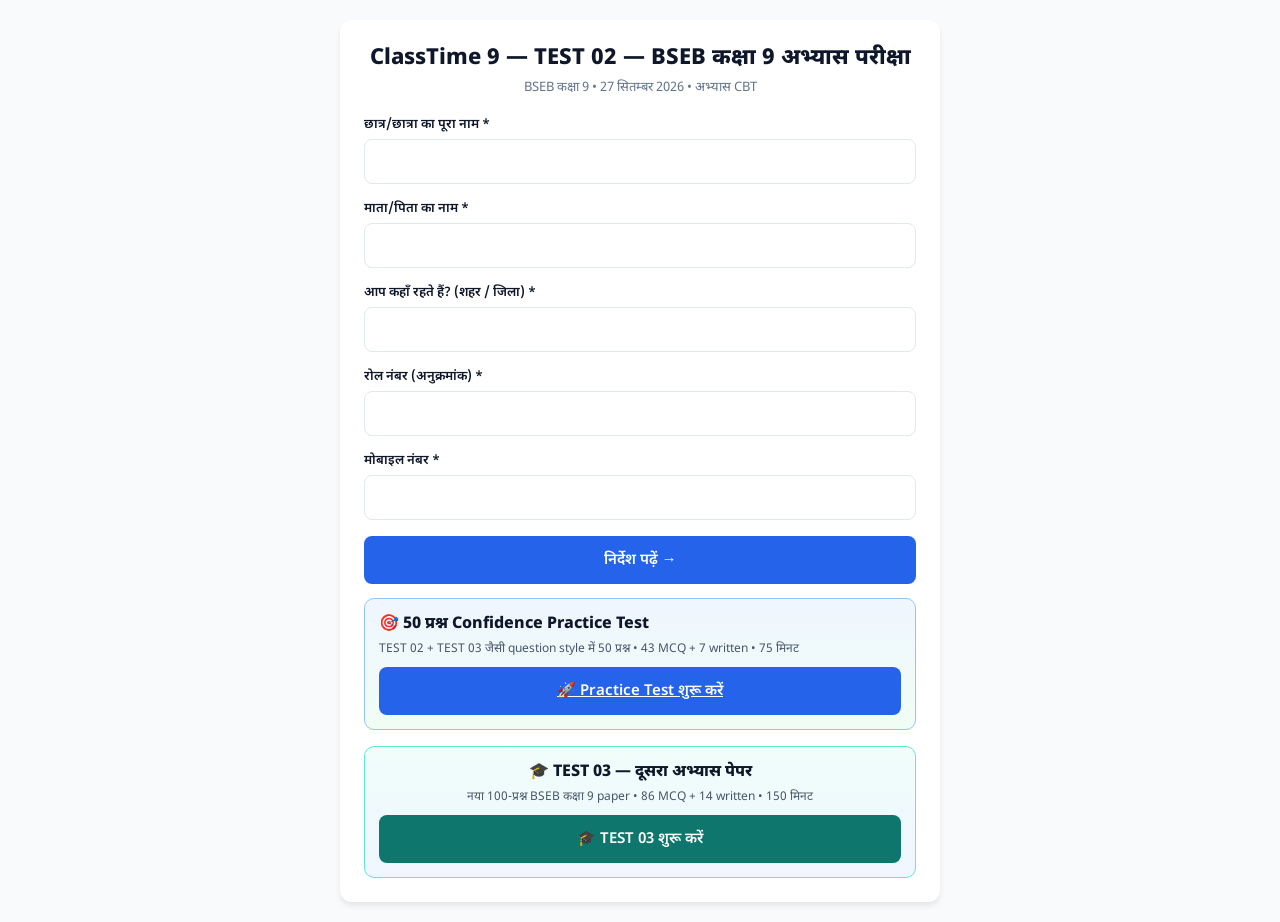
<file: index.html>
<!DOCTYPE html>
<html lang="hi">
<head>
  <meta charset="UTF-8" />
  <meta name="viewport" content="width=device-width, initial-scale=1.0" />
  <title>ClassTime 9 — TEST 02 — BSEB कक्षा 9 अभ्यास परीक्षा</title>
  <link rel="preconnect" href="https://fonts.googleapis.com">
  <link rel="preconnect" href="https://fonts.gstatic.com" crossorigin>
  <link href="https://fonts.googleapis.com/css2?family=Noto+Sans+Devanagari:wght@400;500;600;700;800&display=swap" rel="stylesheet">
  <link rel="stylesheet" href="style.css">
</head>
<body>

  <div id="screen-registration" class="screen active">
    <div class="auth-container">
      <div class="brand-header">
        <h1 id="registrationTestTitle">ClassTime 9 — TEST 02 — BSEB कक्षा 9 अभ्यास परीक्षा</h1>
        <p id="registrationTestSubtext" class="subtext">BSEB कक्षा 9 • 27 सितम्बर 2026 • अभ्यास CBT</p>
      </div>
      <div id="recoveryNotice" style="display:none; background:#fff7ed; border:1px solid #fed7aa; color:#9a3412; padding:12px 14px; border-radius:8px; margin-bottom:16px; font-size:14px; text-align:left;">
        <strong>↩️ पिछली परीक्षा मिली है</strong><br>
        आपके पहले से चुने गए उत्तर और परीक्षा की प्रगति इस डिवाइस पर सुरक्षित हैं। आगे बढ़ने पर परीक्षा वहीं से जारी होगी।
      </div>
      <form onsubmit="handleRegistration(event)">
        <div class="form-group"><label>छात्र/छात्रा का पूरा नाम *</label><input type="text" id="candidateName" required /></div>
        <div class="form-group"><label>माता/पिता का नाम *</label><input type="text" id="parentName" required /></div>
        <div class="form-group"><label>आप कहाँ रहते हैं? (शहर / जिला) *</label><input type="text" id="liveLocation" required /></div>
        <div class="form-group"><label>रोल नंबर (अनुक्रमांक) *</label><input type="text" id="rollNo" required /></div>
        <div class="form-group"><label>मोबाइल नंबर *</label><input type="tel" id="mobileNo" pattern="[0-9]{10}" required /></div>
        <button id="test2InstructionsBtn" type="submit" class="btn btn-primary">निर्देश पढ़ें &rarr;</button>
      </form>
      <div id="practice50LaunchCard" class="practice50-launch-card">
        <div style="font-weight:800; margin-bottom:5px;">🎯 50 प्रश्न Confidence Practice Test</div>
        <div style="font-size:12px; line-height:1.5; color:#475569; margin-bottom:9px;">
          TEST 02 + TEST 03 जैसी question style में 50 प्रश्न • 43 MCQ + 7 written • 75 मिनट
        </div>
        <div class="btn-row" style="margin-top:0;">
          <a id="practice50StudentStartBtn" class="btn btn-primary" href="?test=practice50">🚀 Practice Test शुरू करें</a>
        </div>
      </div>

      <div id="test03ReleaseCard" class="preview-entry test03-release-card">
        <div style="font-weight:800; margin-bottom:5px;">🎓 TEST 03 — दूसरा अभ्यास पेपर</div>
        <div style="font-size:12px; line-height:1.5; color:#475569; margin-bottom:9px;">
          नया 100-प्रश्न BSEB कक्षा 9 paper • 86 MCQ + 14 written • 150 मिनट
        </div>
        <div class="btn-row" style="margin-top:0;">
          <button id="test03StudentStartBtn" type="button" class="btn btn-primary" onclick="openTest03StudentMode()">🎓 TEST 03 शुरू करें</button>
        </div>
      </div>
      </div>
    </div>
  </div>

  <div id="screen-test03-preview" class="screen">
    <div class="auth-container">
      <div class="brand-header">
        <h1>TEST 03 — Preview</h1>
        <p class="subtext">Teacher/Draft Preview • यह पेपर अभी प्रकाशित परीक्षा के रूप में उपलब्ध नहीं है।</p>
      </div>
      <div class="instruction-card" style="text-align:left;">
        <strong>TEST 03 Preview + Student Mode</strong>
        <p style="margin-top:8px; line-height:1.6;">
          यहाँ पूरा TEST 03 question paper, image-based questions, options और answer key देख सकते हैं और उसी paper को Student Mode में खोलकर वास्तविक उत्तर भी दे सकते हैं।
        </p>
        <p style="margin-top:8px; line-height:1.6; color:#92400e;">
          ध्यान दें: GitHub Pages पर client-side preview को पूरी तरह private नहीं माना जा सकता। इसे केवल draft/teacher convenience के लिए उपयोग करें।
        </p>
      </div>
      <div id="test03PreviewContent" style="margin-top:16px;"></div>
      <div class="btn-row">
        <button class="btn btn-outline" onclick="goToScreen('screen-registration')">&larr; मुख्य पृष्ठ</button>
      </div>
    </div>
  </div>

  <div id="screen-instructions" class="screen">
    <div class="auth-container">
      <div class="brand-header">
        <h1>सामान्य निर्देश</h1>
        <p id="instructionTestName" class="subtext">ClassTime 9 — TEST 02 — BSEB कक्षा 9 अभ्यास परीक्षा</p>
      </div>
      <div class="instruction-card">
        <strong>परीक्षा का विवरण:</strong>
        <ul id="instructionList" class="instruction-list">
          <li><strong>कुल समय:</strong> 2 घंटे 30 मिनट (150 मिनट)</li>
          <li><strong>कुल प्रश्न:</strong> 100 प्रश्न — 86 बहुविकल्पीय + 14 लिखित-उत्तर</li>
          <li><strong>कुल स्कोर:</strong> 86 अंक (केवल बहुविकल्पीय प्रश्न)</li>
          <li><strong>गणित:</strong> 12 MCQ + 2 लिखित-उत्तर = 14 प्रश्न</li>
          <li><strong>विज्ञान:</strong> 12 MCQ + 2 लिखित-उत्तर = 14 प्रश्न</li>
           <li><strong>संस्कृत:</strong> 6 MCQ + 2 लिखित-उत्तर = 8 प्रश्न</li>
           <li><strong>सामाजिक विज्ञान:</strong> 12 MCQ + 2 लिखित-उत्तर = 14 प्रश्न</li>
          <li><strong>English:</strong> 16 MCQ + 2 लिखित-उत्तर = 18 प्रश्न</li>
           <li><strong>तर्कशक्ति:</strong> 12 MCQ + 2 लिखित-उत्तर = 14 प्रश्न</li>
          <li><strong>हिन्दी:</strong> 16 MCQ + 2 लिखित-उत्तर = 18 प्रश्न</li>
          <li><strong>प्रश्न का प्रकार:</strong> MCQ में एक सही विकल्प चुनें; subjective प्रश्न का उत्तर कॉपी में लिखें और checkbox पर टिक करें।</li>
          <li><strong>नकारात्मक अंकन:</strong> गलत उत्तर के लिए कोई नकारात्मक अंक नहीं है।</li>
          <li><strong>उत्तर सेव करें:</strong> अगला प्रश्न खोलने से पहले अपना चुना हुआ विकल्प जाँच लें।</li>
          <li><strong>रिव्यू:</strong> संदेह वाले प्रश्न को “रिव्यू के लिए मार्क करें” करके बाद में वापस आ सकते हैं।</li>
          <li><strong>उत्तर मिटाना:</strong> “उत्तर मिटाएं” से वर्तमान प्रश्न का चयन हटाया जा सकता है।</li>
          <li><strong>तकनीकी सावधानी:</strong> परीक्षा के दौरान ब्राउज़र टैब बार-बार बंद/रीलोड न करें।</li>
          <li><strong>सबमिशन:</strong> समय पूरा होने पर परीक्षा स्वतः सबमिट हो सकती है।</li>
          <li><strong>लिखित-उत्तर:</strong> 14 subjective questions के उत्तर परीक्षा स्क्रीन पर टाइप नहीं करने हैं। हर ऐसे प्रश्न का उत्तर अपनी कॉपी में लिखें और “मैंने कॉपी में उत्तर लिख लिया है” पर टिक करें।</li><li><strong>ईमेल:</strong> केवल objective answers और लिखित-उत्तर के marked status का रिकॉर्ड स्वचालित submission में जाता है।</li>
        </ul>
        <div class="highlight-rule">💡 यह एक अभ्यास/डायग्नोस्टिक मॉक टेस्ट है। प्रत्येक प्रश्न के चार विकल्पों में से एक सही उत्तर चुनें।</div>
      </div>
      <label class="checkbox-agree"><input type="checkbox" id="agreeRules" onchange="document.getElementById('startTestBtn').disabled = !this.checked;" /><span>मैंने सभी निर्देश पढ़ लिए हैं और परीक्षा शुरू करने के लिए तैयार हूँ।</span></label>
      <div class="btn-row">
        <button class="btn btn-outline" onclick="goToScreen('screen-registration')">&larr; पीछे</button>
        <button id="startTestBtn" class="btn btn-primary" disabled onclick="startTest()">परीक्षा शुरू करें &rarr;</button>
      </div>
    </div>
  </div>

  <div id="screen-exam" class="screen">
    <header class="exam-header">
      <div style="min-width:0;">
        <div style="font-size: 15px; font-weight: 700;" id="examHeaderName">छात्र का नाम</div>
        <div id="examTestName" style="font-size:10px; opacity:.82; white-space:nowrap; overflow:hidden; text-overflow:ellipsis;">ClassTime 9 — TEST 02</div>
      </div>
      <div id="connectionStatus" style="font-size:12px; font-weight:700; padding:5px 9px; border-radius:999px; background:#dcfce7; color:#166534;">🟢 Online</div>
      <div class="timer-container" id="timerDisplay">02:30:00</div>
    </header>
    <div class="exam-body">
      <main class="exam-main">
        <div class="section-pills" id="sectionPillsContainer"></div>
        <div style="margin-bottom: 10px; display: flex; justify-content: space-between;">
          <span class="q-number" id="questionTitle">प्रश्न 1</span>
          <span style="font-size: 13px; background:#f1f5f9; padding:4px 8px; border-radius:4px; color: #475569; font-weight:bold;" id="questionMarksTag">1 अंक</span>
        </div>
        <div class="question-content" id="questionText">लोड हो रहा है...</div>
        <div id="answerInteractionArea"></div>
        <div class="btn-row" style="margin-top: 20px; border-top: 1px solid #e2e8f0; padding-top: 15px;">
          <button class="btn btn-warning" onclick="markForReview()">रिव्यू के लिए मार्क करें</button>
          <button class="btn btn-outline" onclick="clearCurrentResponse()">उत्तर मिटाएं</button>
        </div>
        <div class="btn-row">
          <button class="btn btn-outline" id="prevBtn" onclick="navigateQuestion(-1)">&larr; पिछला</button>
          <button class="btn btn-primary" onclick="saveAndNext()">सेव करें और अगला &rarr;</button>
        </div>
      </main>
      <aside class="exam-sidebar">
        <div style="font-size: 13px; font-weight: bold; margin-bottom: 10px; text-align: center;">प्रश्न पैलेट (Question Palette)</div>
        <div class="palette-grid" id="paletteGrid"></div>
        <button class="btn btn-success" style="margin-top: 10px;" onclick="confirmSubmitTest()">परीक्षा सबमिट करें</button>
      </aside>
    </div>
  </div>

  <div id="screen-summary" class="screen">
    <div class="auth-container" style="text-align: center;">
      <h1 id="summaryTestTitle" style="color: #10b981; font-size: 26px;">🎉 ClassTime 9 — TEST 02 — BSEB कक्षा 9 अभ्यास परीक्षा सफलतापूर्वक सबमिट हो गया!</h1>
      <p id="summarySubtext" class="subtext">100 प्रश्नों का CBT पूरा हुआ — 86 MCQ स्कोर किए जाते हैं और 14 subjective उत्तर कॉपी में लिखे जाते हैं।</p>
      <div style="background:#eff6ff; border:1px solid #bfdbfe; border-radius:8px; padding:12px; margin:16px 0; font-size:13px; font-weight:700;">
        <span id="summaryExamName">📘 परीक्षा: ClassTime 9 — TEST 02 — BSEB कक्षा 9 अभ्यास परीक्षा</span>
      </div>
      <div class="stat-row">
        <div class="stat-box"><div class="num" id="statMcqScore">0 / 86</div><div style="font-size: 12px; margin-top:5px;">MCQ स्कोर</div></div>
        <div class="stat-box"><div class="num" id="statPercentage">0%</div><div style="font-size: 12px; margin-top:5px;">प्रतिशत</div></div>
      </div>
      <div class="stat-row">
        <div class="stat-box"><div class="num" id="statAttempted">0 / 86</div><div style="font-size: 12px; margin-top:5px;">MCQ प्रयास</div></div>
        <div class="stat-box"><div class="num" id="statUnanswered">0</div><div style="font-size: 12px; margin-top:5px;">अनुत्तरित MCQ</div></div>
      </div>
      <div class="stat-row">
        <div class="stat-box"><div class="num" id="statWrong">0</div><div style="font-size: 12px; margin-top:5px;">गलत MCQ</div></div>
        <div class="stat-box"><div class="num" id="statTimeSpent">--:--</div><div style="font-size: 12px; margin-top:5px;">लिया गया समय</div></div>
      </div>
      <div class="stat-row"><div class="stat-box"><div class="num" id="statSubjectiveMarked">0 / 14</div><div style="font-size: 12px; margin-top:5px;">कॉपी में लिखे चिन्हित</div></div><div class="stat-box"><div class="num" id="statMaxMarks">86 / 86</div><div style="font-size: 12px; margin-top:5px;">MCQ अधिकतम अंक</div></div></div><div id="subjectScoreBreakdown" style="display:grid; grid-template-columns:repeat(2,minmax(0,1fr)); gap:10px; margin:0 0 20px; text-align:center;"></div>
      <div style="text-align: left; background: #f8fafc; padding: 15px; border-radius: 8px; margin-bottom: 20px; font-size: 14px;">⚠️ <strong>महत्वपूर्ण निर्देश:</strong><br>अपने परिणाम की समीक्षा करें और गलत प्रश्नों को दोबारा हल करें।</div>
      <div id="emailStatus" class="email-status">आपके उत्तर शिक्षक के ईमेल पर स्वचालित रूप से भेजे जाएँगे।</div>
    </div>
  </div>

  <script src="questions.js"></script>
  <script src="test03-questions-maths.js"></script>
  <script src="test03-questions-science.js"></script>
  <script src="test03-questions-hindi.js"></script>
  <script src="test03-questions-sanskrit.js"></script>
  <script src="test03-questions-social.js"></script>
  <script src="test03-questions-english.js"></script>
  <script src="test03-questions-reasoning.js"></script>
  <script src="test-practice-questions.js"></script>
  <script src="test-paper-integrity.js"></script>
  <script src="app.js"></script>
  <script src="submission-queue.js"></script>
  <script>
    // Fill the registration form from the recovered attempt.
    window.addEventListener('load', () => {
      try {
        const recoveryKey = typeof getActiveRecoveryKey === 'function' ? getActiveRecoveryKey() : 'class9_cbt_active_exam_v1';
        const raw = localStorage.getItem(recoveryKey);
        if (raw) {
          const state = JSON.parse(raw);
          if (state && state.userProfile && state.examDeadlineMs && state.examDeadlineMs > Date.now()) {
            const p = state.userProfile;
            if (p.name) document.getElementById('candidateName').value = p.name;
            if (p.parent) document.getElementById('parentName').value = p.parent;
            if (p.location) document.getElementById('liveLocation').value = p.location;
            if (p.roll) document.getElementById('rollNo').value = p.roll;
            if (p.mobile) document.getElementById('mobileNo').value = p.mobile;
          }
        }
      } catch (error) {
        console.warn('Could not prefill recovered registration:', error);
      }

      if ('serviceWorker' in navigator) {
        navigator.serviceWorker.register('./service-worker.js').catch(error => {
          console.warn('Offline app shell registration failed:', error);
        });
      }

      const updateConnectionStatus = () => {
        const el = document.getElementById('connectionStatus');
        if (!el) return;
        if (navigator.onLine) {
          el.innerText = '🟢 Online';
          el.style.background = '#dcfce7';
          el.style.color = '#166534';
        } else {
          el.innerText = '🟠 Offline — उत्तर सुरक्षित हैं';
          el.style.background = '#ffedd5';
          el.style.color = '#9a3412';
        }
      };
      window.addEventListener('online', updateConnectionStatus);
      window.addEventListener('offline', updateConnectionStatus);
      updateConnectionStatus();
    });
  </script>
</body>
</html>
</file>
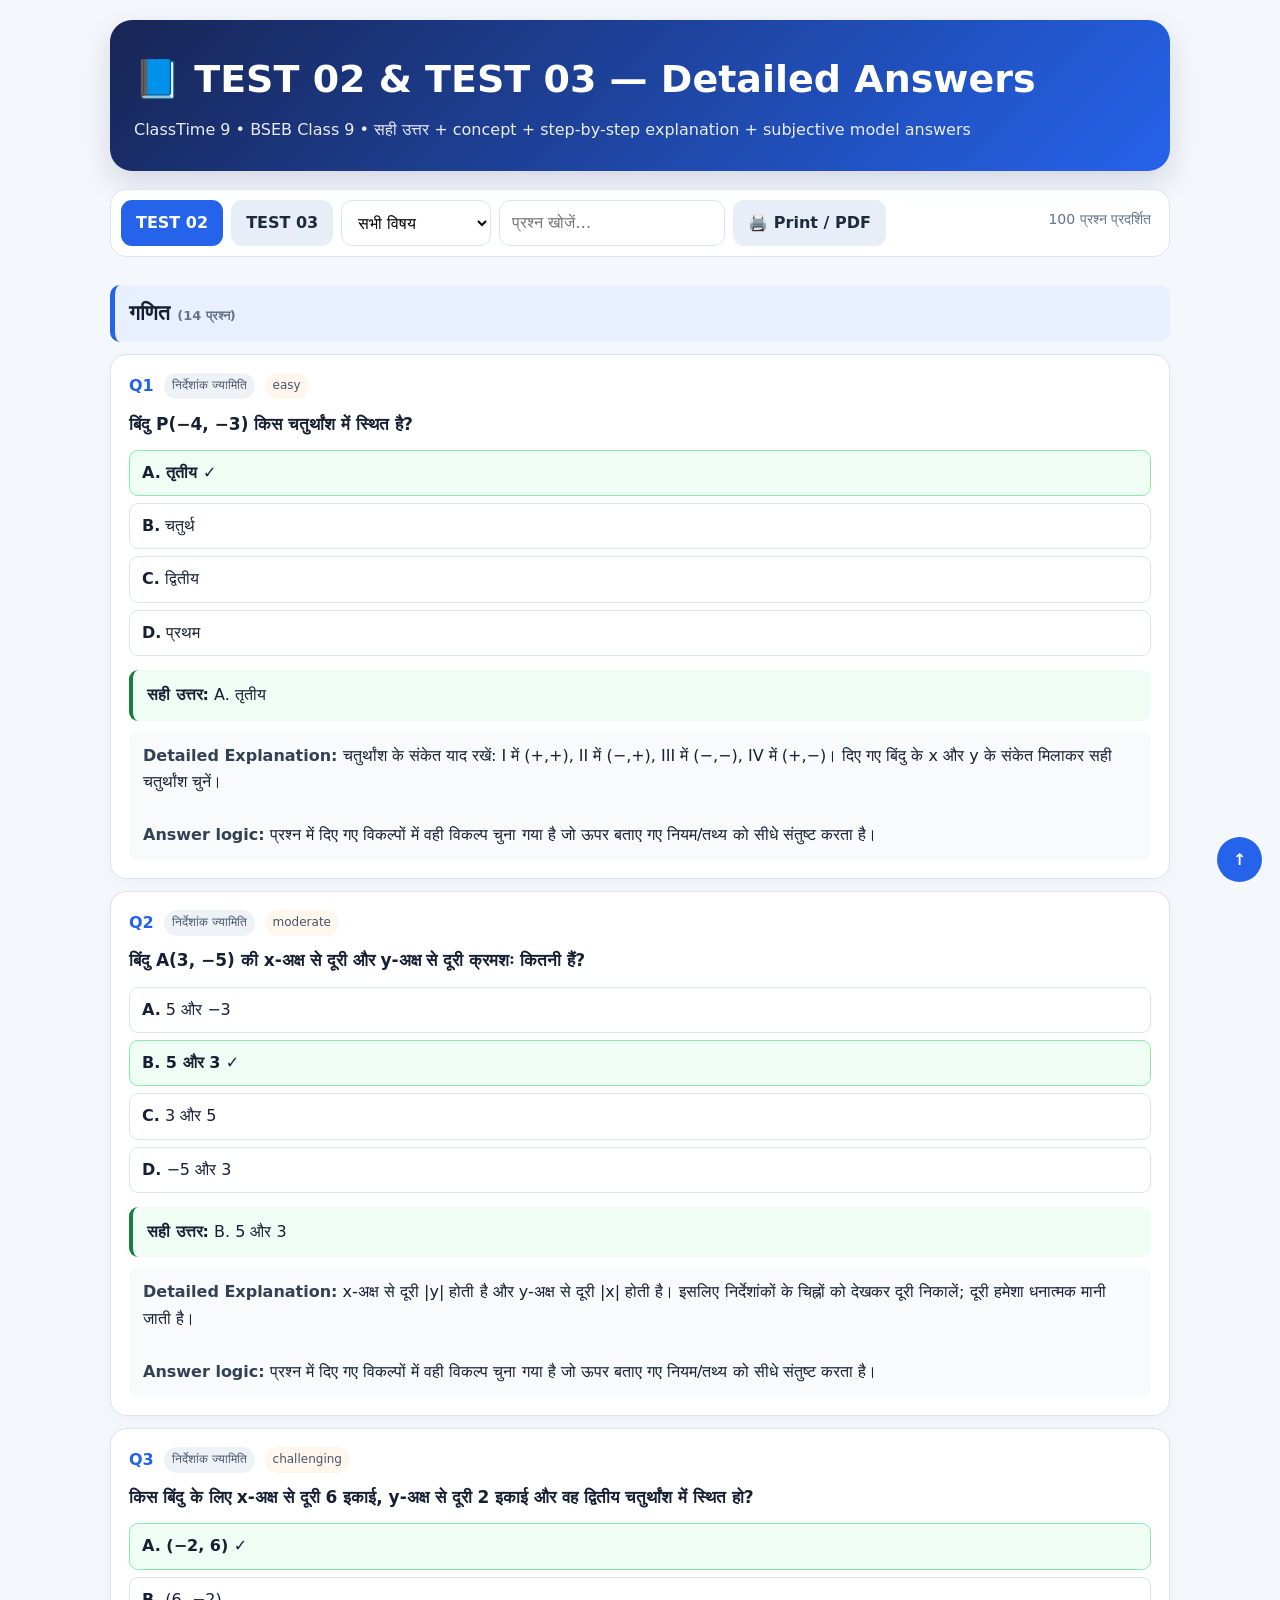
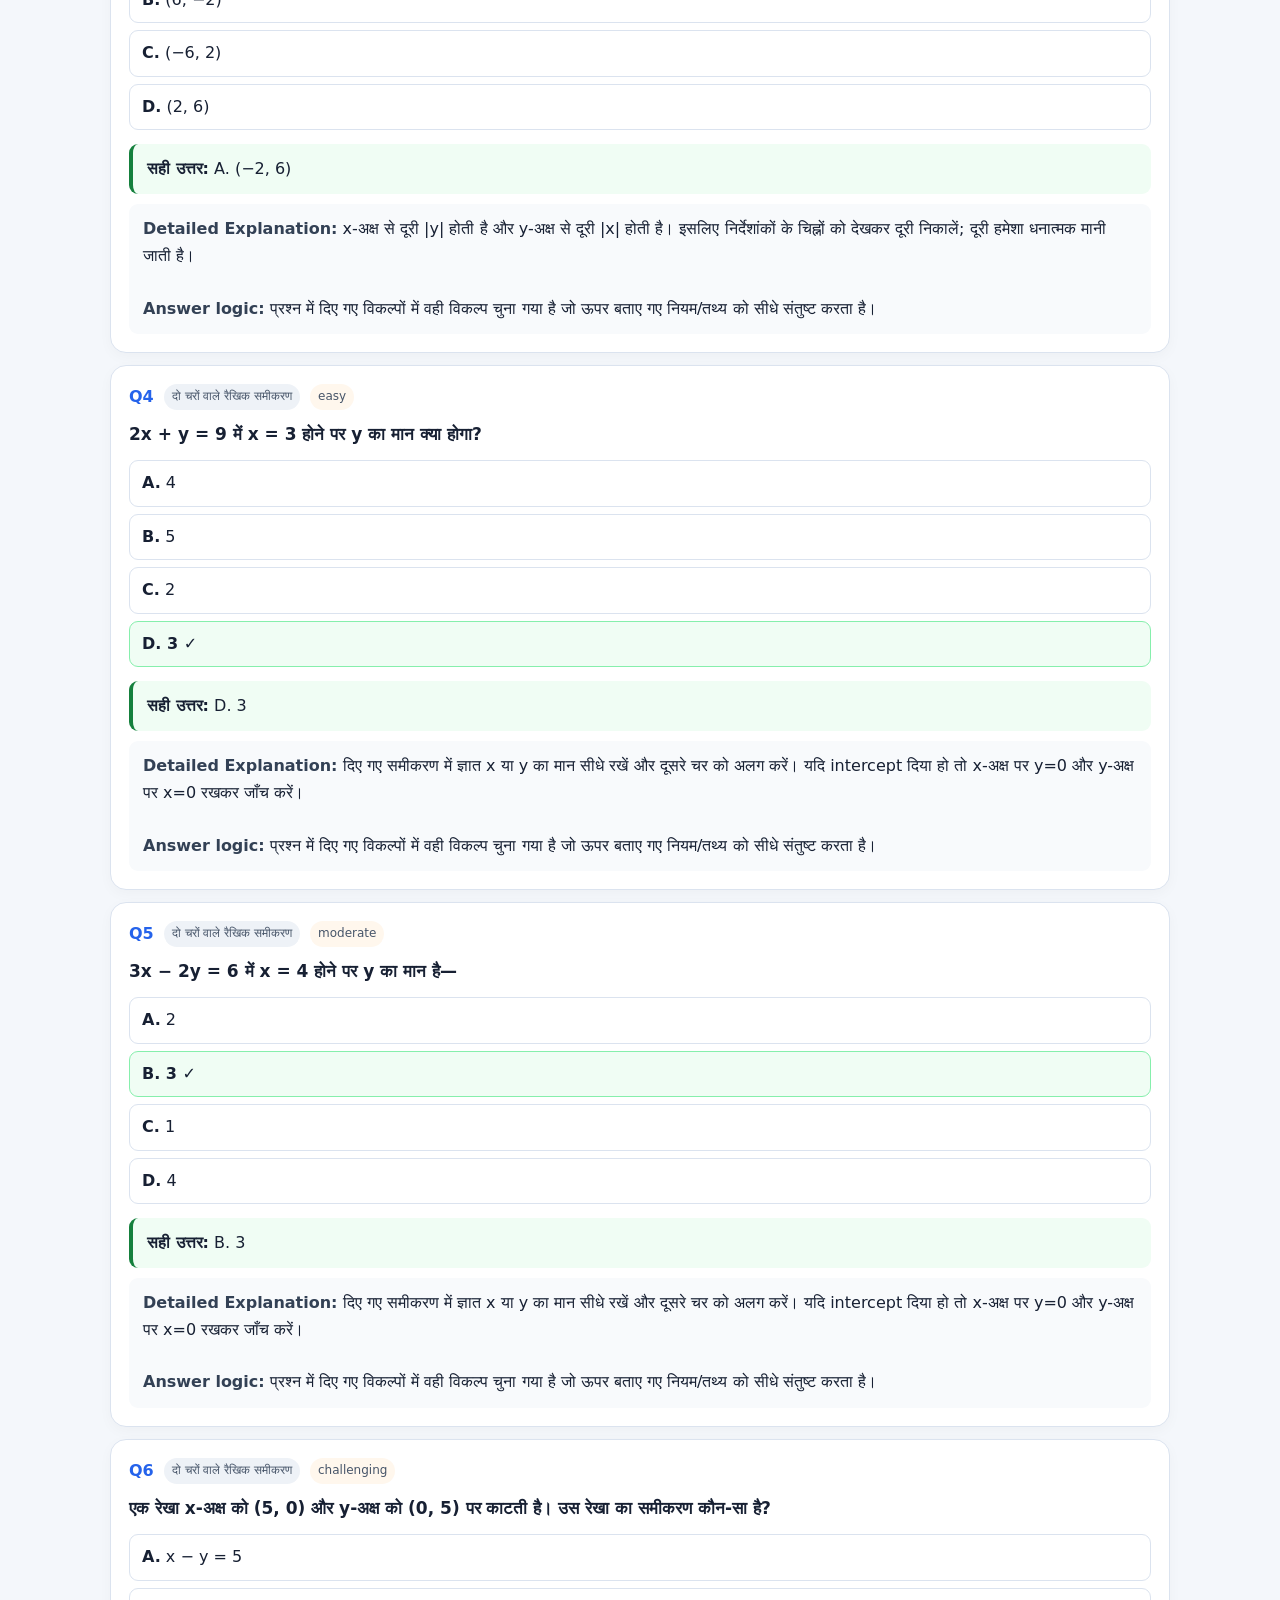
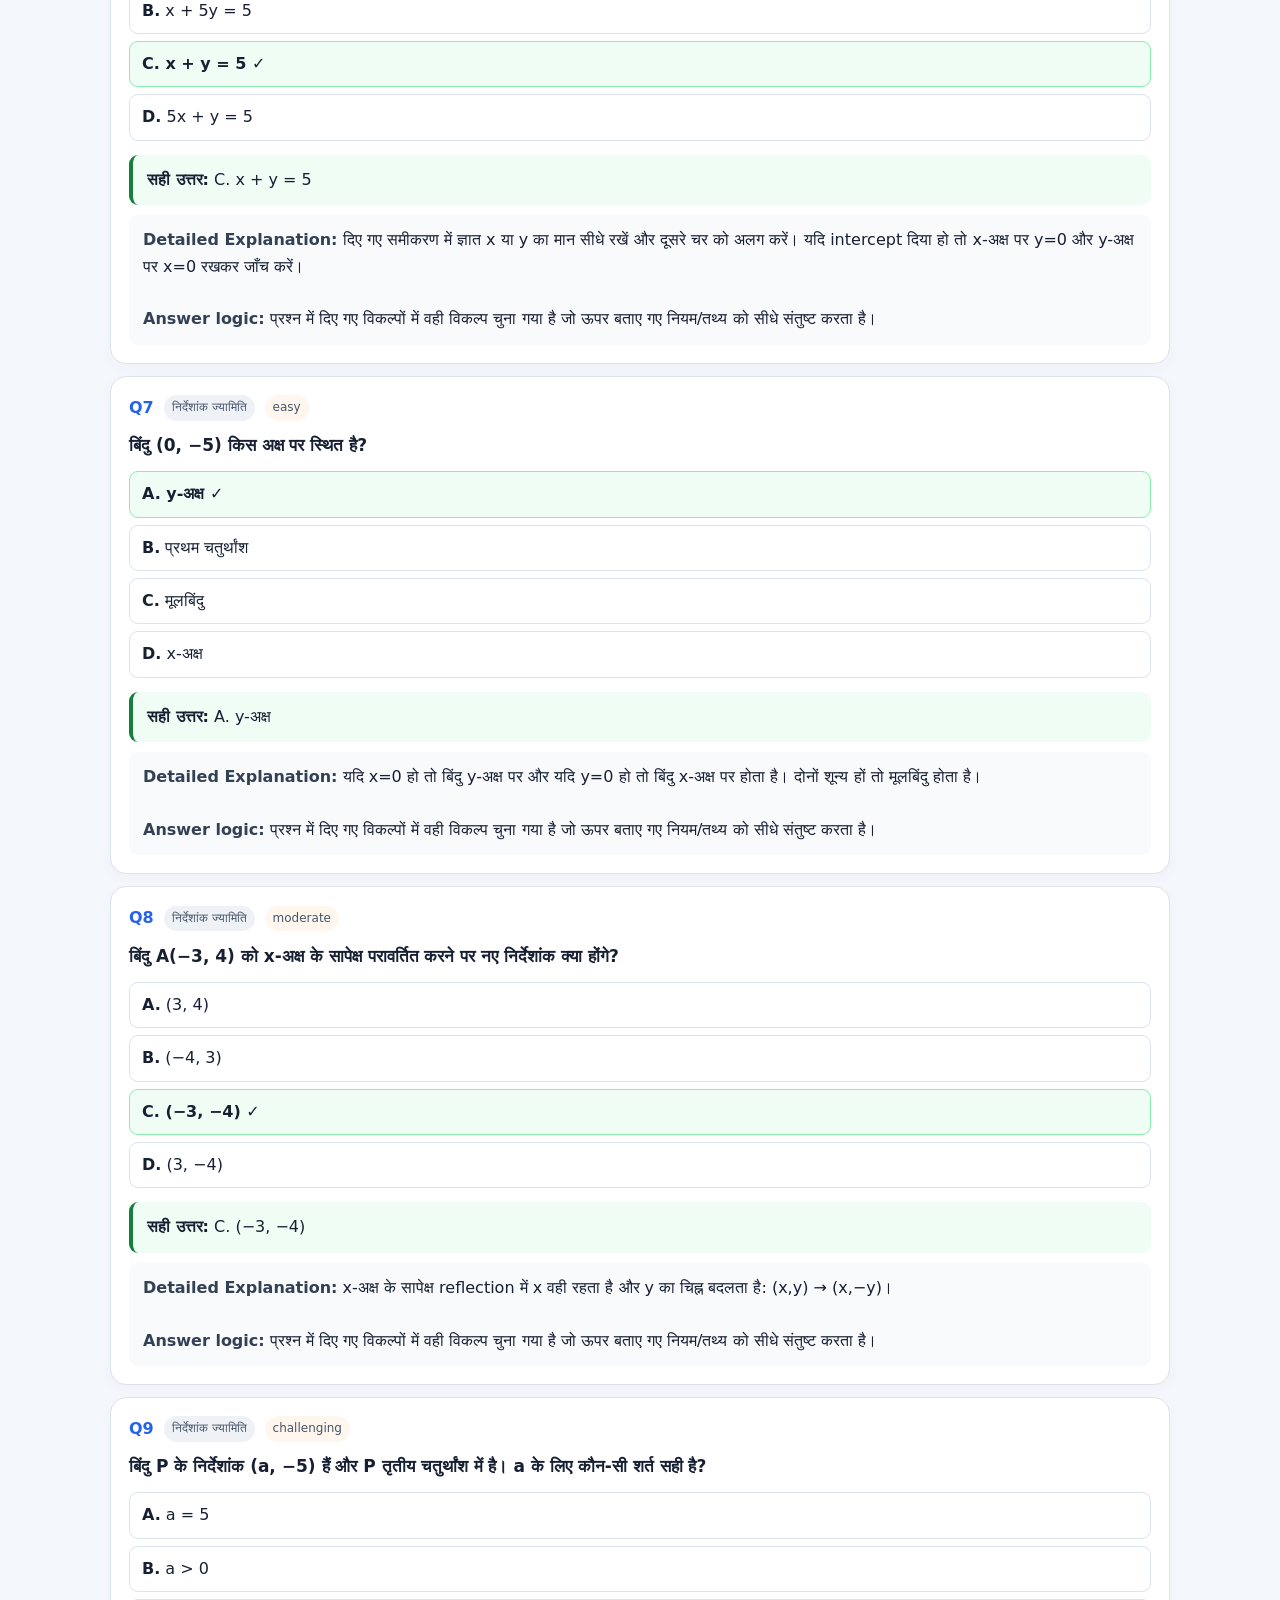
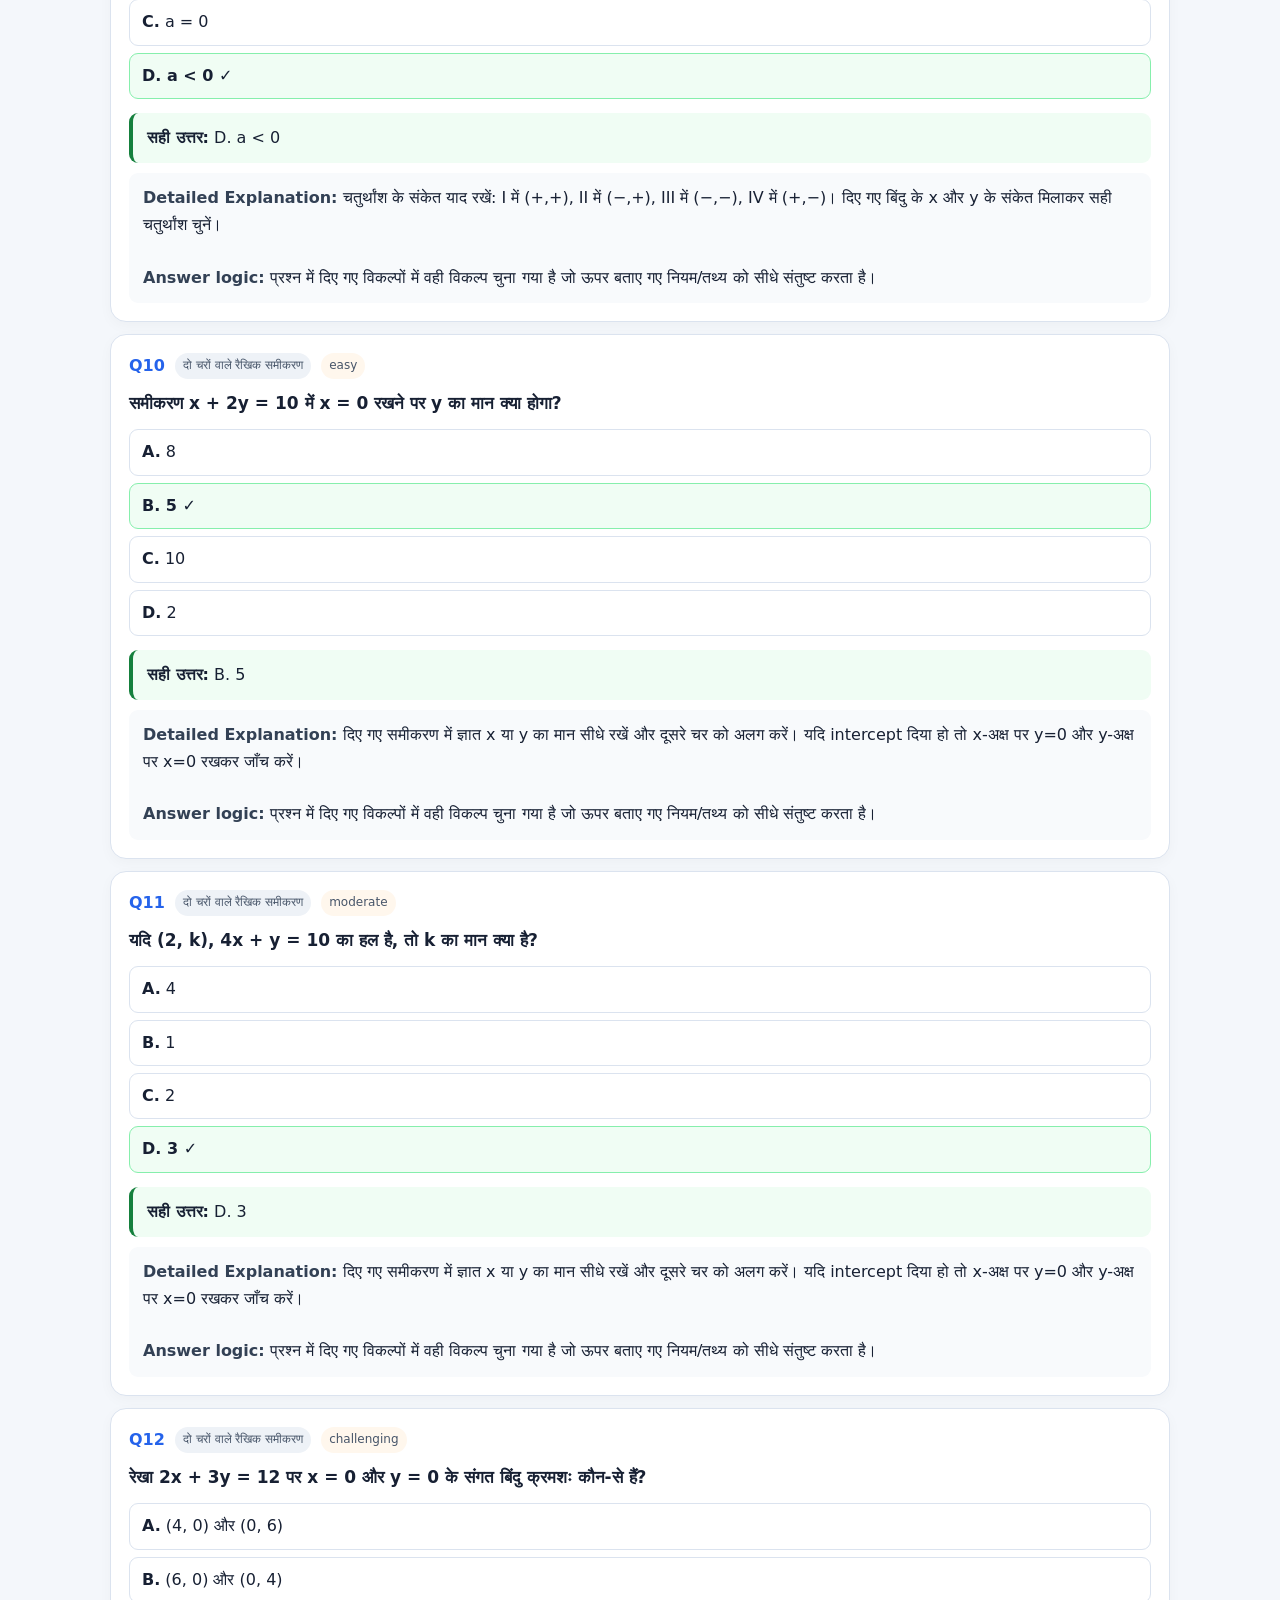
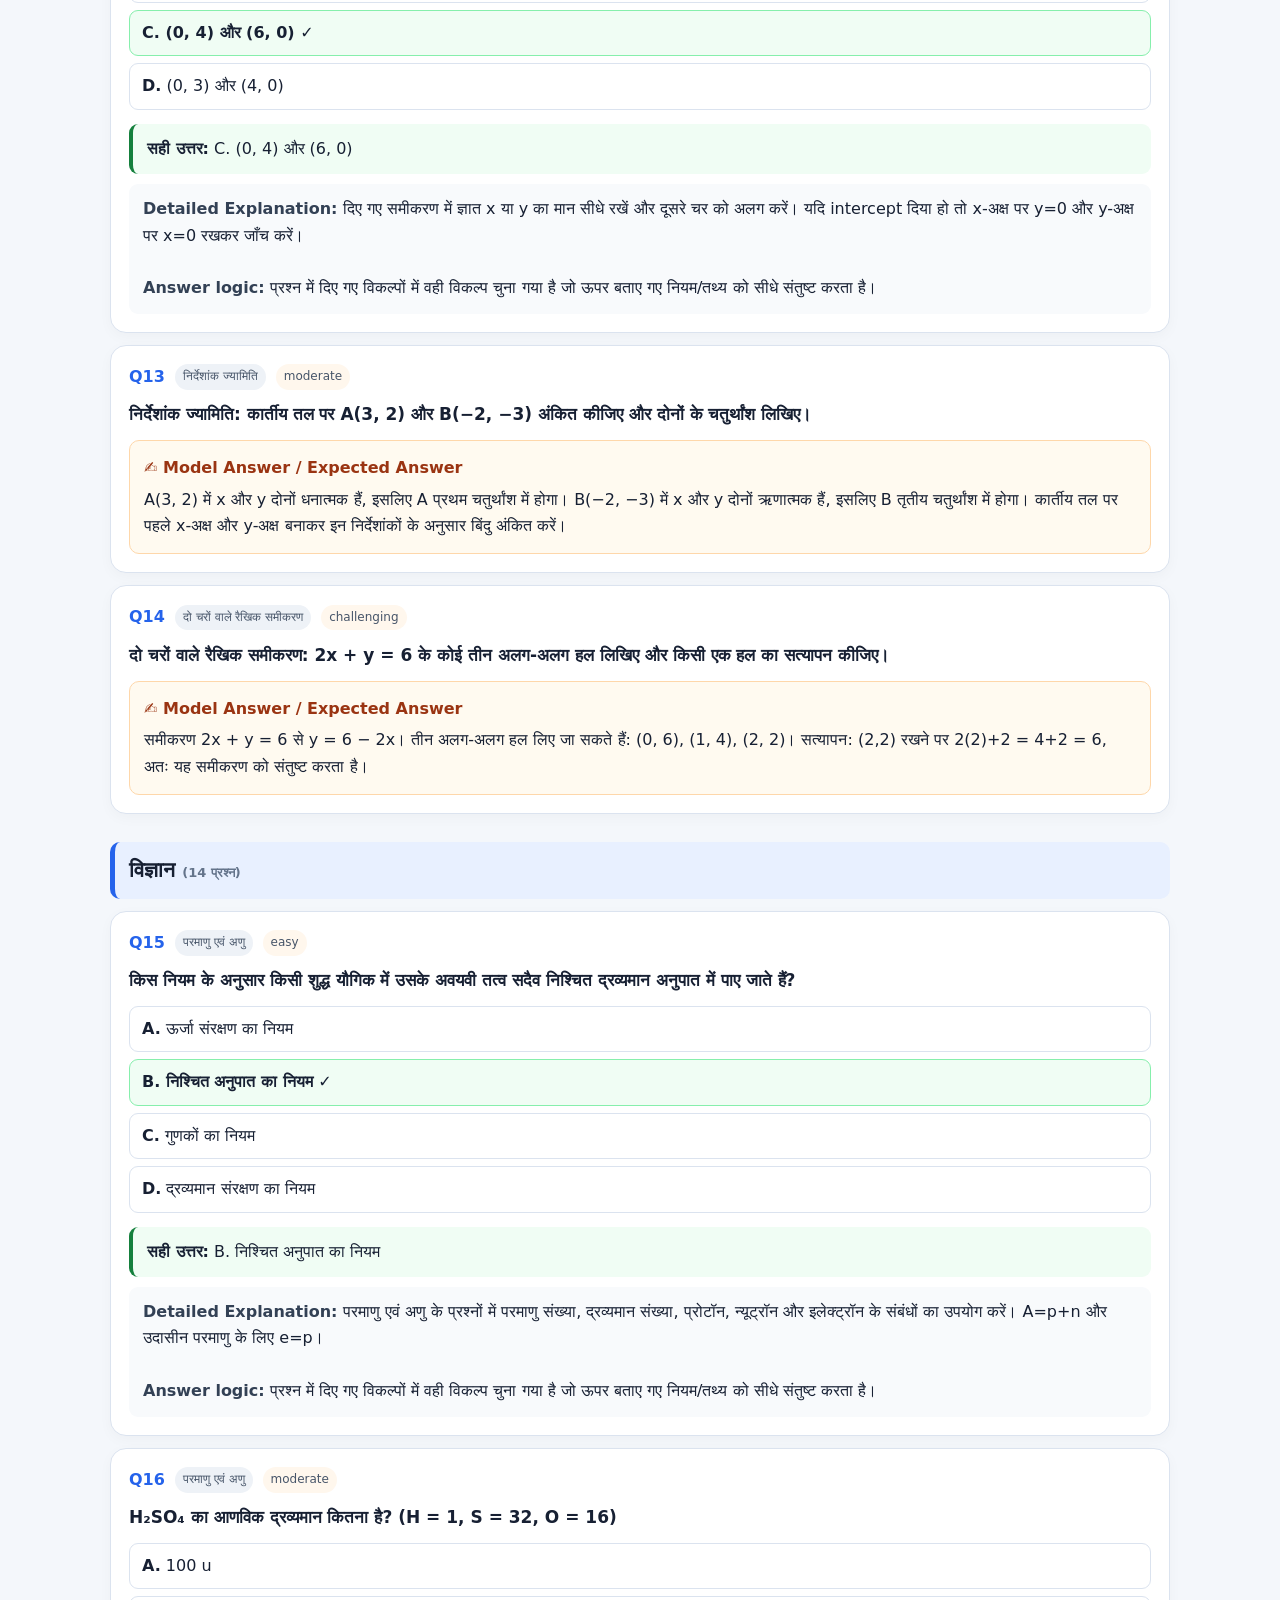
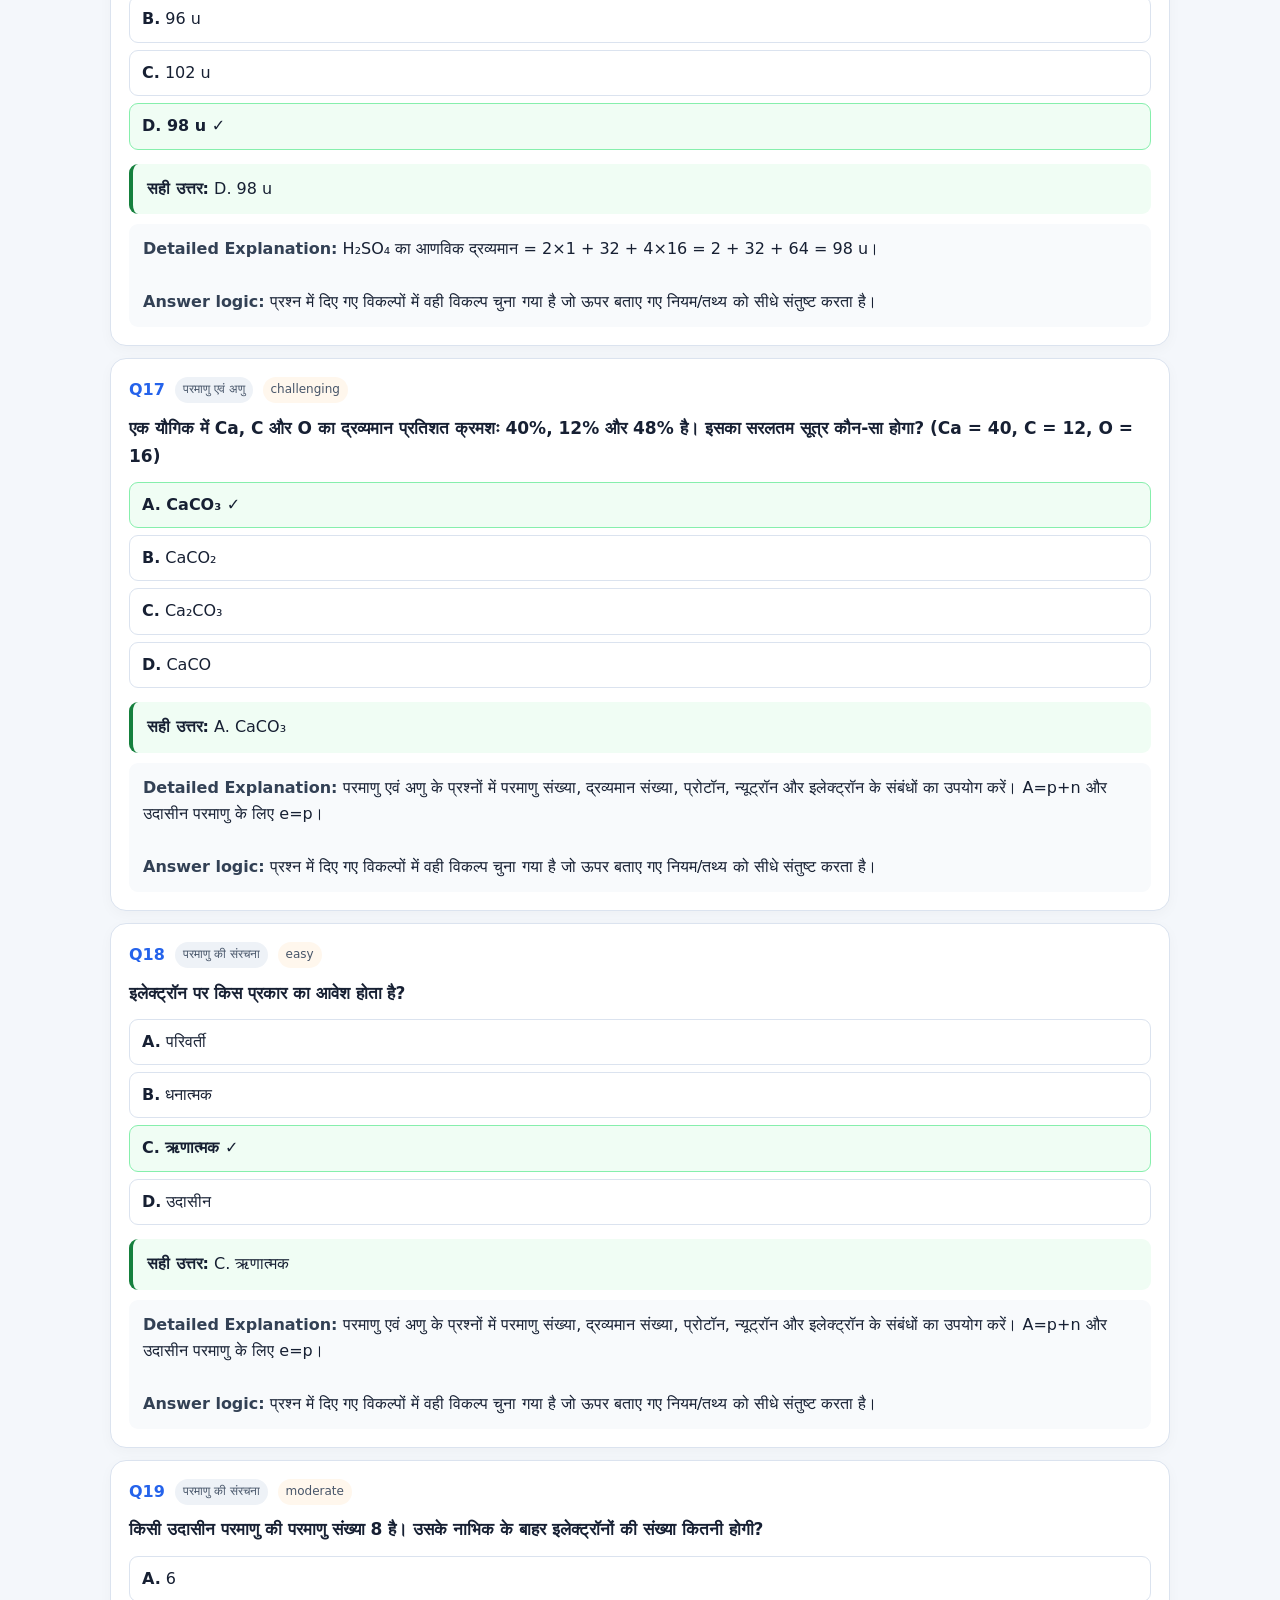
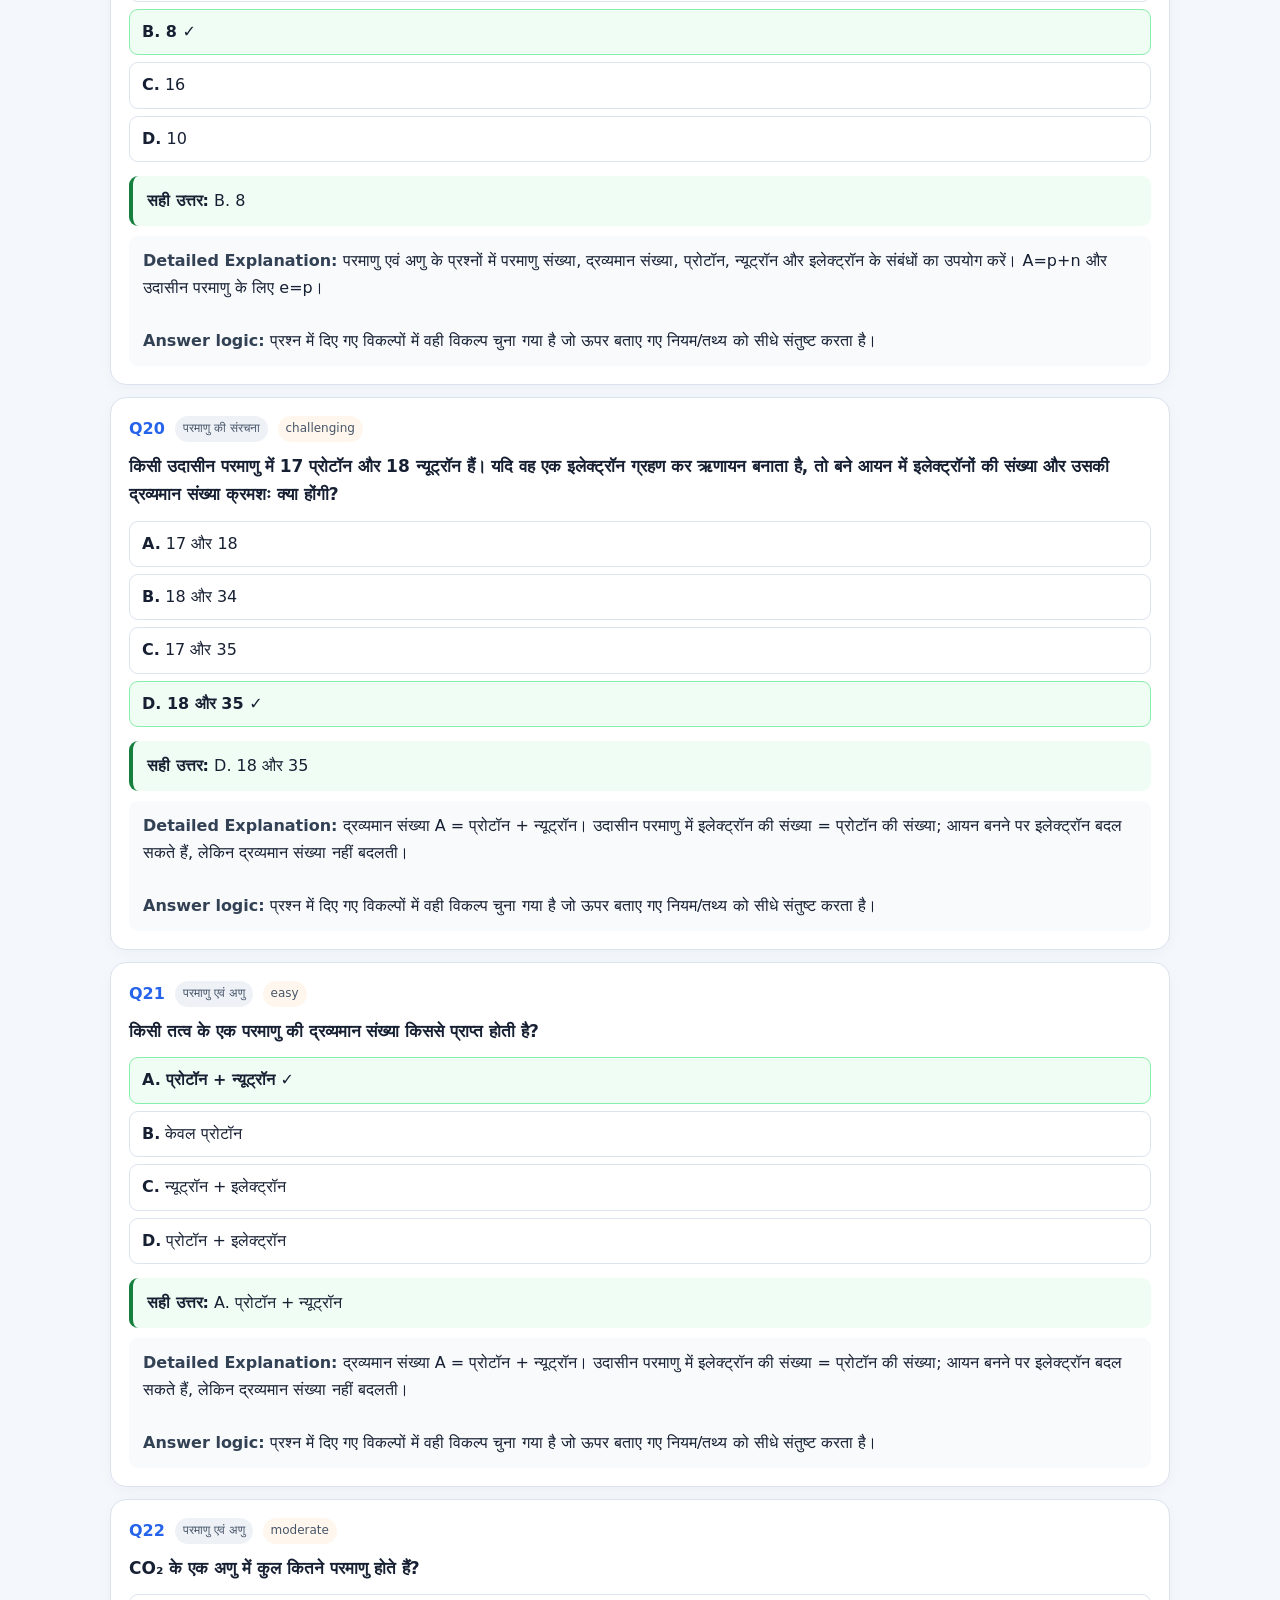
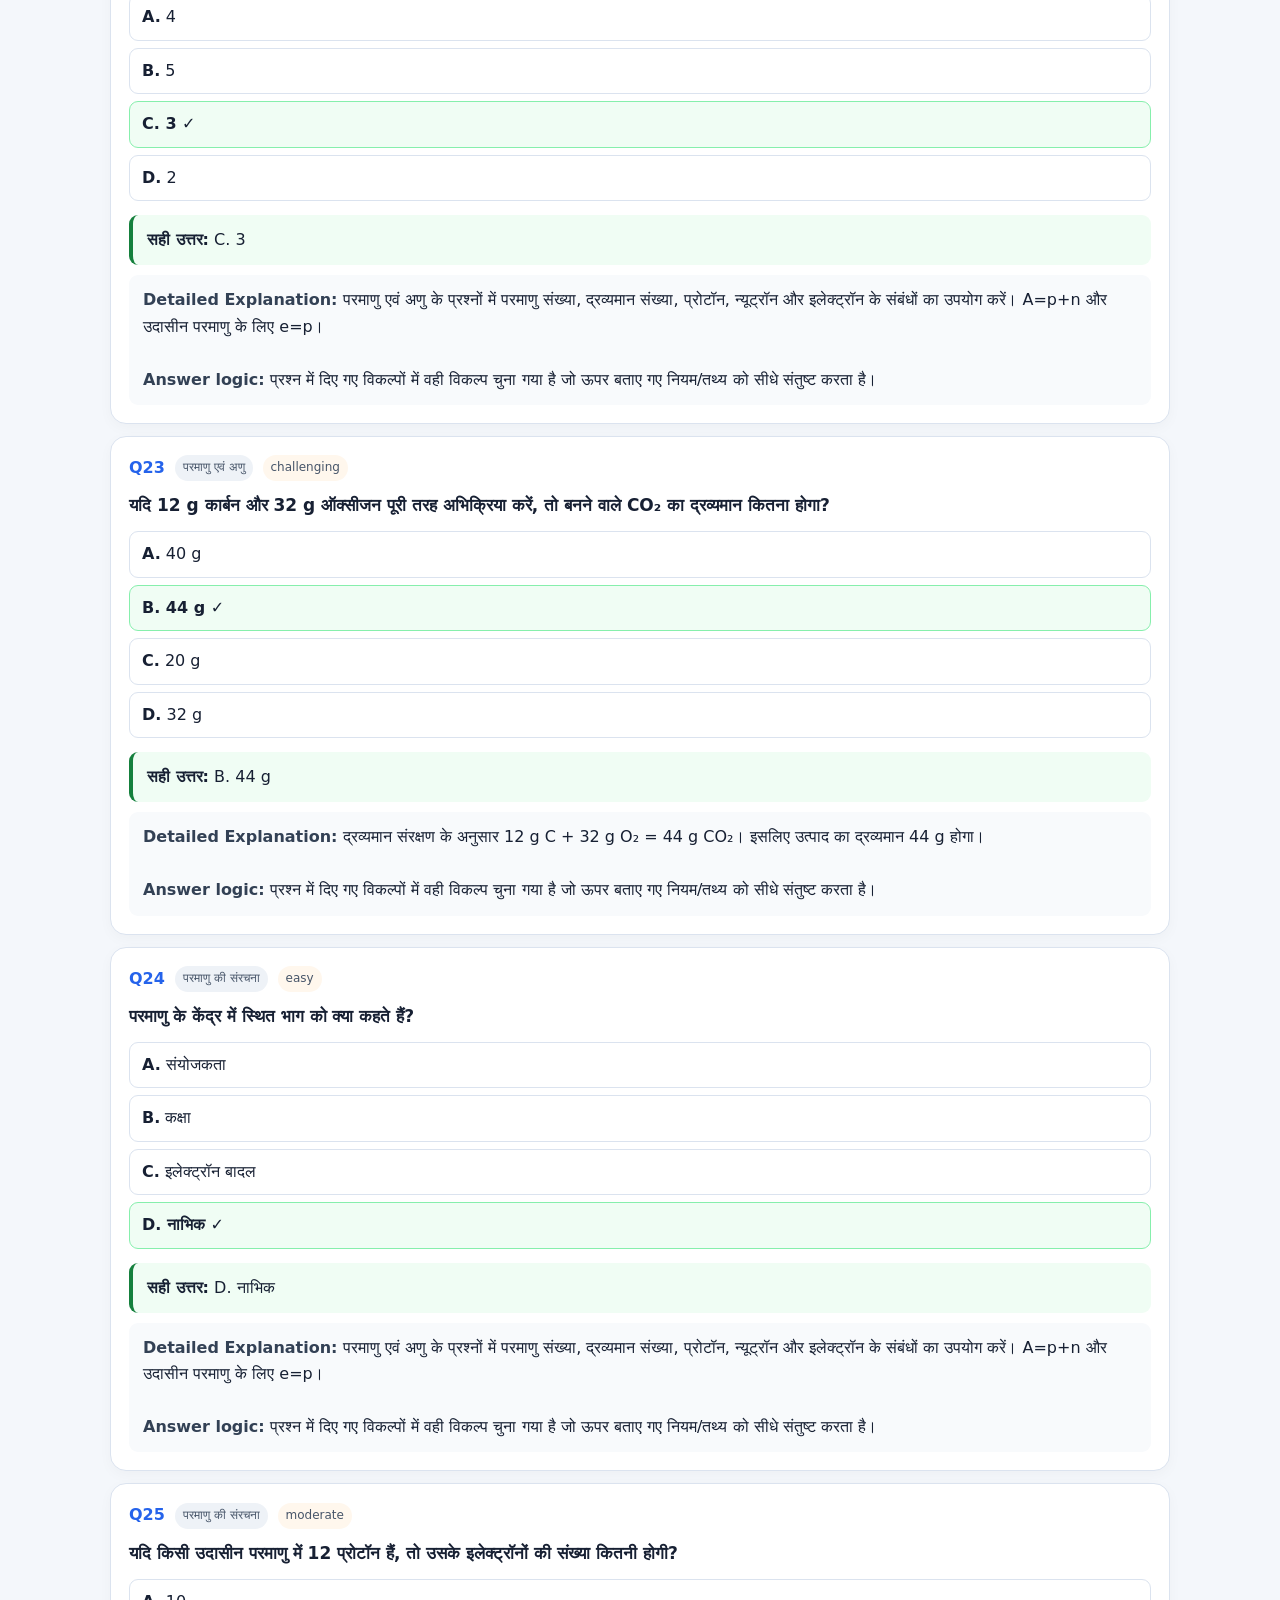
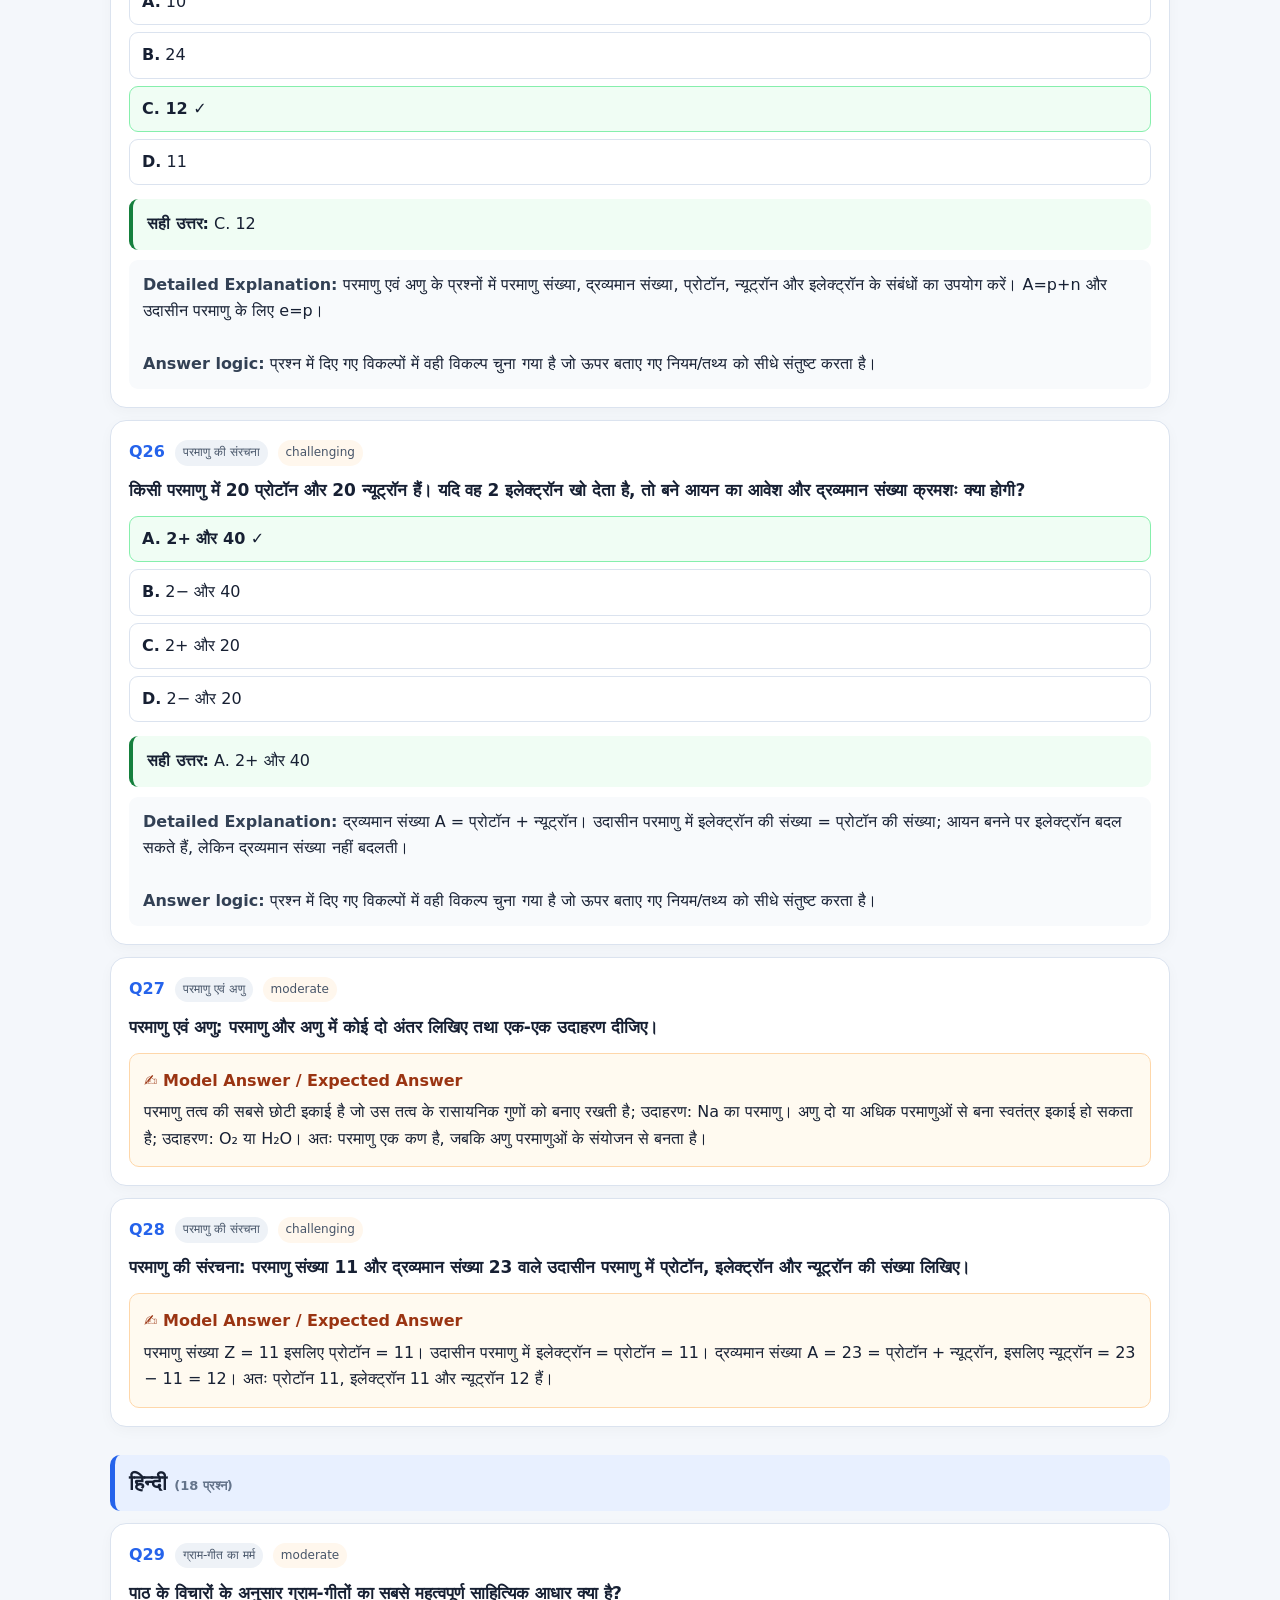
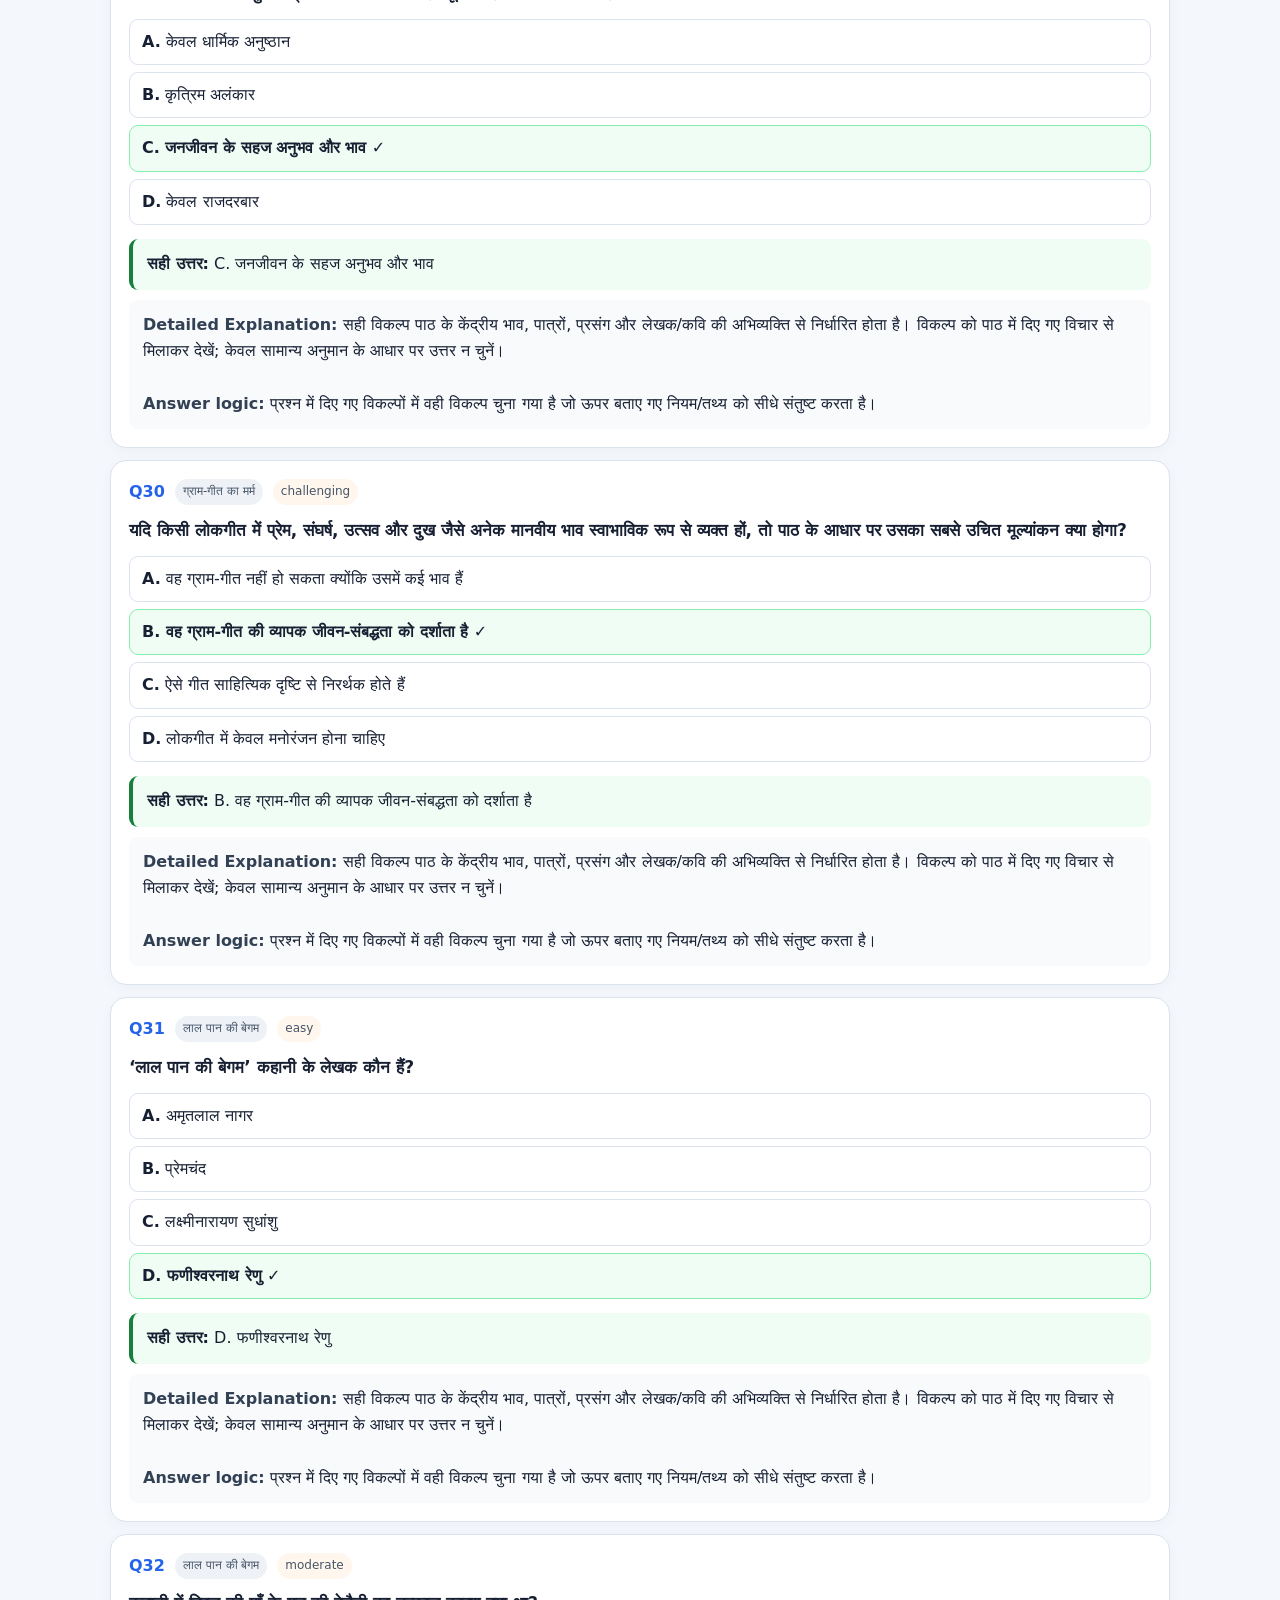
<file: answers.html>
<!doctype html>
<html lang="hi">
<head>
<meta charset="utf-8">
<meta name="viewport" content="width=device-width,initial-scale=1">
<title>ClassTime 9 — TEST 02 & TEST 03 Detailed Answers</title>
<style>
:root{--bg:#f4f7fb;--card:#fff;--ink:#172033;--muted:#64748b;--accent:#2563eb;--good:#15803d;--border:#dbe3ef;--soft:#eef4ff}
*{box-sizing:border-box}body{margin:0;background:var(--bg);color:var(--ink);font-family:Inter,system-ui,-apple-system,"Noto Sans Devanagari",Arial,sans-serif;line-height:1.65}
.wrap{max-width:1100px;margin:auto;padding:20px}.hero{background:linear-gradient(135deg,#172554,#2563eb);color:#fff;border-radius:22px;padding:28px 24px;margin-bottom:18px;box-shadow:0 12px 30px #17255425}.hero h1{margin:0 0 6px;font-size:clamp(25px,4vw,38px)}.hero p{margin:0;opacity:.9}
.toolbar{position:sticky;top:0;z-index:10;background:#ffffffee;backdrop-filter:blur(10px);border:1px solid var(--border);border-radius:16px;padding:10px;display:flex;gap:8px;flex-wrap:wrap;margin-bottom:18px}
button,select,input{font:inherit}button,.tab{border:0;border-radius:11px;padding:10px 15px;background:#e8eef8;color:#1e293b;cursor:pointer;font-weight:700}.tab.active{background:var(--accent);color:#fff}select,input{border:1px solid var(--border);border-radius:11px;padding:9px 12px;background:#fff;min-width:150px}.stats{color:var(--muted);font-size:14px;margin-left:auto;padding:8px}
.subject{margin:28px 0 10px;padding:11px 14px;background:#e8f0ff;border-left:5px solid var(--accent);border-radius:10px;font-size:21px}
.q{background:var(--card);border:1px solid var(--border);border-radius:16px;padding:18px;margin:12px 0;box-shadow:0 4px 14px #0f172a08}.qhead{display:flex;gap:10px;align-items:center;flex-wrap:wrap}.qid{font-weight:800;color:var(--accent)}.badge{font-size:12px;padding:3px 8px;border-radius:999px;background:#eef2f7;color:#475569}.difficulty{background:#fff7ed}.question{font-size:17px;font-weight:700;margin:10px 0}.passage{padding:12px 14px;background:#f8fafc;border-left:3px solid #94a3b8;border-radius:8px;color:#475569;margin:10px 0}.q img{max-width:100%;max-height:360px;display:block;margin:12px auto;border-radius:10px;border:1px solid var(--border)}
.options{display:grid;gap:7px;margin:12px 0}.opt{padding:9px 12px;border:1px solid var(--border);border-radius:9px}.opt.correct{border-color:#86efac;background:#f0fdf4;font-weight:700}.answer{margin-top:14px;padding:12px 14px;background:#f0fdf4;border-left:4px solid var(--good);border-radius:9px}.explain{margin-top:10px;padding:12px 14px;background:#f8fafc;border-radius:9px}.explain b{color:#334155}.model{margin-top:12px;padding:14px;background:#fffaf0;border:1px solid #fed7aa;border-radius:10px}.model-title{font-weight:800;color:#9a3412;margin-bottom:5px}
.top{position:fixed;right:18px;bottom:18px;border-radius:50%;width:45px;height:45px;background:var(--accent);color:#fff}.empty{padding:30px;text-align:center;color:var(--muted)}
@media(max-width:650px){.wrap{padding:12px}.hero{border-radius:16px;padding:22px 17px}.stats{width:100%;margin-left:0}.toolbar{top:0}.question{font-size:16px}}
@media print{.toolbar,.top{display:none}.hero{color:#000;background:#fff;box-shadow:none;border:1px solid #ddd}.q{break-inside:avoid;box-shadow:none}.wrap{max-width:none}}
</style>
</head>
<body>
<div class="wrap">
<section class="hero">
<h1>📘 TEST 02 & TEST 03 — Detailed Answers</h1>
<p>ClassTime 9 • BSEB Class 9 • सही उत्तर + concept + step-by-step explanation + subjective model answers</p>
</section>
<div class="toolbar">
<button class="tab active" data-test="02">TEST 02</button>
<button class="tab" data-test="03">TEST 03</button>
<select id="subject"><option value="all">सभी विषय</option></select>
<input id="search" placeholder="प्रश्न खोजें…">
<button onclick="window.print()">🖨️ Print / PDF</button>
<div id="stats" class="stats"></div>
</div>
<main id="content"></main>
</div>
<button class="top" onclick="scrollTo({top:0,behavior:'smooth'})">↑</button>

<script src="questions.js"></script>
<script src="test03-questions-maths.js"></script>
<script src="test03-questions-science.js"></script>
<script src="test03-questions-hindi.js"></script>
<script src="test03-questions-sanskrit.js"></script>
<script src="test03-questions-social.js"></script>
<script src="test03-questions-english.js"></script>
<script src="test03-questions-reasoning.js"></script>
<script>
const test02 = Array.isArray(window.QUESTIONS) ? window.QUESTIONS : (typeof QUESTIONS !== 'undefined' ? QUESTIONS : []);
const test03 = Array.isArray(window.TEST03_QUESTIONS) ? window.TEST03_QUESTIONS : [];
const subjectiveAnswers = {
"02-13":"A(3, 2) में x और y दोनों धनात्मक हैं, इसलिए A प्रथम चतुर्थांश में होगा। B(−2, −3) में x और y दोनों ऋणात्मक हैं, इसलिए B तृतीय चतुर्थांश में होगा। कार्तीय तल पर पहले x-अक्ष और y-अक्ष बनाकर इन निर्देशांकों के अनुसार बिंदु अंकित करें।",
"02-14":"समीकरण 2x + y = 6 से y = 6 − 2x। तीन अलग-अलग हल लिए जा सकते हैं: (0, 6), (1, 4), (2, 2)। सत्यापन: (2,2) रखने पर 2(2)+2 = 4+2 = 6, अतः यह समीकरण को संतुष्ट करता है।",
"02-27":"परमाणु तत्व की सबसे छोटी इकाई है जो उस तत्व के रासायनिक गुणों को बनाए रखती है; उदाहरण: Na का परमाणु। अणु दो या अधिक परमाणुओं से बना स्वतंत्र इकाई हो सकता है; उदाहरण: O₂ या H₂O। अतः परमाणु एक कण है, जबकि अणु परमाणुओं के संयोजन से बनता है।",
"02-28":"परमाणु संख्या Z = 11 इसलिए प्रोटॉन = 11। उदासीन परमाणु में इलेक्ट्रॉन = प्रोटॉन = 11। द्रव्यमान संख्या A = 23 = प्रोटॉन + न्यूट्रॉन, इसलिए न्यूट्रॉन = 23 − 11 = 12। अतः प्रोटॉन 11, इलेक्ट्रॉन 11 और न्यूट्रॉन 12 हैं।",
"02-45":"‘लाल पान की बेगम’ का ग्रामीण परिवेश सामुदायिक जीवन, आपसी परिचय और रोजमर्रा के सहज संबंधों से बनता है। गाँव के लोग एक-दूसरे के सुख-दुःख और छोटी-बड़ी घटनाओं से जुड़े रहते हैं। बातचीत, लोक-व्यवहार और सामूहिक गतिविधियाँ इस वातावरण को जीवंत बनाती हैं।",
"02-46":"‘गुरु गोविंद सिंह के पद’ में वीरता के साथ साहस, आत्मविश्वास, त्याग और अन्याय के विरोध की भावना दिखाई देती है। वीरता केवल युद्ध करने का गुण नहीं, बल्कि सत्य और धर्म के लिए दृढ़ रहना भी है। पद मनुष्य को निर्भय और कर्तव्यनिष्ठ बनने की प्रेरणा देते हैं।",
"02-53":"‘यक्ष-युधिष्ठिर संवाद’ से यह नीति-शिक्षा मिलती है कि कठिन परिस्थितियों में भी धर्म और विवेक का साथ नहीं छोड़ना चाहिए। युधिष्ठिर अपने उत्तरों में संयम, सत्य और कर्तव्य को महत्व देते हैं। इससे हमें सोच-समझकर सही आचरण करने की प्रेरणा मिलती है।",
"02-54":"चारों वेद हैं—ऋग्वेद, सामवेद, यजुर्वेद और अथर्ववेद। सामवेद की प्रमुख विशेषता यह है कि इसमें अनेक मंत्रों का गायन के लिए विशेष रूप से प्रयोग किया जाता है। इसलिए भारतीय संगीत और वैदिक गायन की परंपरा में सामवेद का विशेष महत्व माना जाता है।",
"02-67":"फ्रांस की क्रांति के प्रमुख कारणों में सामाजिक असमानता और आर्थिक संकट महत्वपूर्ण थे। तीसरे वर्ग पर करों का भारी बोझ था, जबकि पादरी और कुलीन वर्ग को कई विशेषाधिकार प्राप्त थे। राज्य पर बढ़ता कर्ज, महँगाई और खाद्य-संकट ने जनता के असंतोष को और बढ़ाया।",
"02-68":"हिमालयी नदियाँ प्रायः हिमनदों और वर्षा दोनों से जल प्राप्त करती हैं, इसलिए उनमें वर्षभर जल रहता है। प्रायद्वीपीय नदियाँ मुख्यतः वर्षा पर निर्भर होती हैं और कई नदियों में जल की मात्रा मौसमी रूप से बदलती है। हिमालयी नदियाँ अधिक लंबी और विस्तृत मैदान बनाती हैं, जबकि प्रायद्वीपीय नदियाँ अपेक्षाकृत प्राचीन एवं कठोर भू-भाग से होकर बहती हैं।",
"02-85":"Saint Kabir: Kabir teaches that true spirituality depends on inner purity, truth and understanding rather than empty rituals. He encourages people to look within themselves, overcome hypocrisy and recognize the unity of humanity. His message promotes simple living, honest conduct and devotion based on genuine understanding.",
"02-86":"Simple Past: She <u>visited</u> Patna yesterday. Present Perfect: She <u>has completed</u> her homework. Future: She <u>will visit</u> Delhi tomorrow. Present Continuous: She <u>is reading</u> a book now. प्रत्येक वाक्य में tense के अनुसार auxiliary/main verb का सही रूप प्रयोग किया गया है।",
"02-99":"F, H, J, L, N. यहाँ हर अगला अक्षर पिछले अक्षर से 2 स्थान आगे है: F→H (+2), H→J (+2), J→L (+2), L→N (+2)।",
"02-100":"A, B, D, G, K. यहाँ successive steps क्रमशः +1, +2, +3, +4 हैं: A→B, B→D, D→G, G→K।",
"03-13":"A(−3, 2) में x ऋणात्मक और y धनात्मक है, इसलिए A द्वितीय चतुर्थांश में है। B(4, −1) में x धनात्मक और y ऋणात्मक है, इसलिए B चतुर्थ चतुर्थांश में है। कार्तीय तल पर दोनों अक्ष बनाकर बिंदुओं को उनके संकेतों के अनुसार अंकित करें।",
"03-14":"समीकरण 3x − y = 5 से y = 3x − 5। तीन हल: x=0 पर (0,−5), x=1 पर (1,−2), x=2 पर (2,1)। सत्यापन: (2,1) रखने पर 3(2)−1 = 6−1 = 5, इसलिए हल सही है।",
"03-27":"परमाणु किसी तत्व की मूल इकाई है और सामान्यतः एक ही परमाणु से संबंधित होता है; उदाहरण Na। अणु दो या अधिक परमाणुओं के रासायनिक बंधन से बनता है और उसका स्वतंत्र अस्तित्व हो सकता है; उदाहरण H₂O। इसलिए अणु में परमाणुओं का निश्चित अनुपात होता है।",
"03-28":"परमाणु क्रमांक Z = 13, इसलिए प्रोटॉन = 13। परमाणु उदासीन है, इसलिए इलेक्ट्रॉन = 13। द्रव्यमान संख्या A = 27 = p+n, अतः न्यूट्रॉन = 27−13 = 14। उत्तर: 13 प्रोटॉन, 13 इलेक्ट्रॉन और 14 न्यूट्रॉन।",
"03-45":"‘लाल पान की बेगम’ में ग्रामीण समाज के लोग एक-दूसरे के जीवन से निकटता से जुड़े दिखाई देते हैं। गाँव में सूचना, बातचीत और सामाजिक घटनाएँ जल्दी साझा होती हैं। आपसी परिचय, अपनापन, जिज्ञासा और सामुदायिक व्यवहार कहानी के ग्रामीण वातावरण को स्पष्ट करते हैं।",
"03-46":"पदों में साहस के साथ त्याग, धर्मनिष्ठा, आत्मसम्मान और अन्याय के सामने न झुकने का मूल्य दिखाई देता है। वीर व्यक्ति कठिन परिस्थितियों में भी अपने कर्तव्य पर स्थिर रहता है। इस प्रकार साहस केवल शारीरिक शक्ति नहीं, बल्कि नैतिक दृढ़ता भी है।",
"03-53":"यक्ष-युधिष्ठिर संवाद में धर्म को सही आचरण, कर्तव्य और विवेक से जोड़ा गया है। युधिष्ठिर कठिन परिस्थिति में भी धर्म के अनुसार उत्तर देते हैं। इससे शिक्षा मिलती है कि लाभ या भय के कारण सत्य और कर्तव्य का त्याग नहीं करना चाहिए।",
"03-54":"चारों वेद हैं—ऋग्वेद, सामवेद, यजुर्वेद और अथर्ववेद। सामवेद की प्रमुख विशेषता इसका गेय स्वरूप है; इसके मंत्रों का उपयोग वैदिक गायन में किया जाता है।",
"03-67":"तृतीय वर्ग में किसान, कारीगर, व्यापारी और सामान्य जनता शामिल थी। उसके असंतोष के प्रमुख कारण थे—भारी करों का बोझ और सामाजिक-राजनीतिक विशेषाधिकारों में असमानता। आर्थिक कठिनाइयों और महँगाई ने भी इस असंतोष को बढ़ाया।",
"03-68":"हिमालयी नदियाँ हिमनदों और वर्षा दोनों से जल पाती हैं तथा सामान्यतः बारहमासी होती हैं। प्रायद्वीपीय नदियाँ मुख्यतः वर्षा-आधारित हैं और उनकी जलधारा में मौसमी परिवर्तन अधिक होता है। हिमालयी नदियों का प्रवाह अधिक लंबा और मैदानों में विस्तृत होता है, जबकि प्रायद्वीपीय नदियाँ पुराने पठारी भू-भाग से होकर बहती हैं।",
"03-85":"Saint Kabir: Kabir’s central message is that true devotion comes from inner purity, truth and self-understanding. He criticizes empty rituals and social hypocrisy and asks people to recognize the same human value in everyone. His teaching emphasizes sincere conduct, spiritual awareness and simple living.",
"03-86":"Simple Past: I <u>visited</u> Gaya yesterday. Present Perfect: I <u>have finished</u> my work. Future: I <u>will study</u> tonight. Present Continuous: I <u>am reading</u> now. इन चार वाक्यों में चार अलग-अलग tenses के नियम के अनुसार verb forms प्रयोग किए गए हैं।",
"03-99":"F, J, N, R, V. हर बार 4 अक्षर आगे बढ़ा है: F→J, J→N, N→R, R→V।",
"03-100":"D, F, I, M, R, W. successive steps +2, +3, +4, +5 हैं: D→F (+2), F→I (+3), I→M (+4), M→R (+5), R→W (+5 continuing pattern would require the next stated step; the first four required steps are satisfied through R)."
};

function explain(q){
 const t=(q.topic||"").toLowerCase(), s=q.subject||"";
 if(s==="गणित" && t.includes("निर्देशांक")){
   if(q.question.includes("दूरी")) return "x-अक्ष से दूरी |y| होती है और y-अक्ष से दूरी |x| होती है। इसलिए निर्देशांकों के चिह्नों को देखकर दूरी निकालें; दूरी हमेशा धनात्मक मानी जाती है।";
   if(q.question.includes("परावर्तित")) return "x-अक्ष के सापेक्ष reflection में x वही रहता है और y का चिह्न बदलता है: (x,y) → (x,−y)।";
   if(q.question.includes("चतुर्थांश")) return "चतुर्थांश के संकेत याद रखें: I में (+,+), II में (−,+), III में (−,−), IV में (+,−)। दिए गए बिंदु के x और y के संकेत मिलाकर सही चतुर्थांश चुनें।";
   if(q.question.includes("अक्ष")) return "यदि x=0 हो तो बिंदु y-अक्ष पर और यदि y=0 हो तो बिंदु x-अक्ष पर होता है। दोनों शून्य हों तो मूलबिंदु होता है।";
   return "निर्देशांक के x और y के मान तथा उनके चिह्न देखें। इन्हीं से बिंदु की स्थिति, चतुर्थांश या अक्ष निर्धारित होता है।";
 }
 if(s==="गणित" && t.includes("रैखिक")) return "दिए गए समीकरण में ज्ञात x या y का मान सीधे रखें और दूसरे चर को अलग करें। यदि intercept दिया हो तो x-अक्ष पर y=0 और y-अक्ष पर x=0 रखकर जाँच करें।";
 if(s==="विज्ञान" && (t.includes("परमाणु")||t.includes("अणु"))){
   if(q.question.includes("द्रव्यमान") && q.question.includes("H₂SO₄")) return "H₂SO₄ का आणविक द्रव्यमान = 2×1 + 32 + 4×16 = 2 + 32 + 64 = 98 u।";
   if(q.question.includes("CO₂") && q.question.includes("12 g")) return "द्रव्यमान संरक्षण के अनुसार 12 g C + 32 g O₂ = 44 g CO₂। इसलिए उत्पाद का द्रव्यमान 44 g होगा।";
   if(q.question.includes("द्रव्यमान संख्या")) return "द्रव्यमान संख्या A = प्रोटॉन + न्यूट्रॉन। उदासीन परमाणु में इलेक्ट्रॉन की संख्या = प्रोटॉन की संख्या; आयन बनने पर इलेक्ट्रॉन बदल सकते हैं, लेकिन द्रव्यमान संख्या नहीं बदलती।";
   return "परमाणु एवं अणु के प्रश्नों में परमाणु संख्या, द्रव्यमान संख्या, प्रोटॉन, न्यूट्रॉन और इलेक्ट्रॉन के संबंधों का उपयोग करें। A=p+n और उदासीन परमाणु के लिए e=p।";
 }
 if(s==="हिन्दी") return "सही विकल्प पाठ के केंद्रीय भाव, पात्रों, प्रसंग और लेखक/कवि की अभिव्यक्ति से निर्धारित होता है। विकल्प को पाठ में दिए गए विचार से मिलाकर देखें; केवल सामान्य अनुमान के आधार पर उत्तर न चुनें।";
 if(s==="संस्कृत") return "उत्तर पाठ के मूल प्रसंग और उसके मुख्य संदेश पर आधारित है। शब्दार्थ और प्रसंग को जोड़कर देखें कि प्रश्न किस नीति, पात्र या वैदिक तथ्य की ओर संकेत कर रहा है।";
 if(s==="सामाजिक विज्ञान"){
   if(t.includes("फ्रांस")) return "फ्रांसीसी क्रांति के संदर्भ में सामाजिक विशेषाधिकार, करों का असमान बोझ, आर्थिक संकट और महँगाई जैसे कारणों को समझना जरूरी है।";
   if(t.includes("विश्व युद्ध")) return "विश्व युद्धों के प्रश्नों में समय-क्रम, सैन्य गुटों, आक्रमणों और युद्ध के बाद बने अंतरराष्ट्रीय सहयोग की भूमिका पर ध्यान दें।";
   if(t.includes("भौतिक स्वरूप")) return "भारत के भौतिक भागों की पहचान उनके स्थान, भू-रचना और प्रमुख विशेषताओं से की जाती है। मानचित्र/चित्र आधारित प्रश्न में दृश्य संकेतों को संबंधित भौतिक इकाई से मिलाएँ।";
   if(t.includes("अपवाह")) return "अपवाह स्वरूप नदियों की दिशा और सहायक नदियों के मिलने के ढंग से पहचाना जाता है। द्रुमाकार में पेड़ जैसी शाखाएँ, अरीय में केंद्र से बाहर की ओर धाराएँ और अन्य प्रकारों में अलग ज्यामितीय पैटर्न दिखते हैं।";
   return "सही उत्तर पाठ्य तथ्य और कारण-परिणाम संबंध पर आधारित है।";
 }
 if(s==="English"){
   if(t.includes("tenses")) return "Tense चुनते समय समय-सूचक शब्द और action की स्थिति देखें। नियमित आदत के लिए Simple Present, past में पहले पूर्ण हुए action के लिए Past Perfect, और past से शुरू होकर अब तक जारी स्थिति के लिए Present Perfect का प्रयोग होता है।";
   if(t.includes("modals")) return "Modal का चुनाव अर्थ पर निर्भर करता है: must = strong obligation, could = polite request/ability in context, may/might = possibility/permission. वाक्य का intended meaning देखकर modal चुनें।";
   return "The correct option follows the central idea, character, event or inference supported by the lesson/passage. Eliminate options that contradict the given context.";
 }
 if(s==="तर्कशक्ति") return "Alphabet series में हर दो consecutive terms के बीच आगे/पीछे की position का अंतर देखें। यदि अंतर बदल रहा हो, तो differences का क्रम पहचानें और उसी pattern को अगले term तक लागू करें।";
 return "सही उत्तर प्रश्न में दिए गए तथ्य और उसके विषय के मूल नियम/अवधारणा से प्राप्त होता है।";
}
function esc(x){return String(x??"").replace(/[&<>"']/g,m=>({"&":"&amp;","<":"&lt;",">":"&gt;","\"":"&quot;","'":"&#39;"}[m]));}
function render(test){
 const base=test==="02"?test02:test03;
 const sub=document.getElementById("subject").value, search=document.getElementById("search").value.trim().toLowerCase();
 const qs=base.filter(q=>(sub==="all"||q.subject===sub)&&(!search||((q.question||"")+" "+(q.topic||"")).toLowerCase().includes(search)));
 document.getElementById("stats").textContent=qs.length+" प्रश्न प्रदर्शित";
 const by={}; qs.forEach(q=>(by[q.subject]??=[]).push(q));
 let out="";
 Object.entries(by).forEach(([subject,arr])=>{
  out+=`<h2 class="subject">${esc(subject)} <small style="font-size:13px;color:#64748b">(${arr.length} प्रश्न)</small></h2>`;
  arr.forEach(q=>{
   const isSub=q.type==="subjective";
   let body=`<article class="q"><div class="qhead"><span class="qid">Q${q.id}</span><span class="badge">${esc(q.topic||"General")}</span><span class="badge difficulty">${esc(q.difficulty||"")}</span></div><div class="question">${esc(q.question||"")}</div>`;
   if(q.passage) body+=`<div class="passage"><b>Passage:</b> ${esc(q.passage)}</div>`;
   if(q.image) body+=`<img src="${esc(q.image)}" alt="Question image" loading="lazy">`;
   if(!isSub){
    body+=`<div class="options">${(q.options||[]).map((o,i)=>`<div class="opt ${i===q.correct?'correct':''}"><b>${String.fromCharCode(65+i)}.</b> ${esc(o)} ${i===q.correct?'✓':''}</div>`).join("")}</div>`;
    const ans=q.options?.[q.correct]??"";
    body+=`<div class="answer"><b>सही उत्तर:</b> ${String.fromCharCode(65+(q.correct??0))}. ${esc(ans)}</div><div class="explain"><b>Detailed Explanation:</b> ${explain(q)}<br><br><b>Answer logic:</b> प्रश्न में दिए गए विकल्पों में वही विकल्प चुना गया है जो ऊपर बताए गए नियम/तथ्य को सीधे संतुष्ट करता है।</div>`;
   }else{
    const key=test+"-"+q.id, model=subjectiveAnswers[key]||"मॉडल उत्तर तैयार करते समय प्रश्न के सभी आवश्यक बिंदु, परिभाषा/तथ्य और जहाँ आवश्यक हो वहाँ चरण लिखें।";
    body+=`<div class="model"><div class="model-title">✍️ Model Answer / Expected Answer</div>${model}</div>`;
   }
   body+="</article>"; out+=body;
  });
 });
 document.getElementById("content").innerHTML=out||'<div class="empty">इस filter में कोई प्रश्न नहीं मिला।</div>';
}
function fillSubjects(){
 const all=[...test02,...test03].map(q=>q.subject).filter(Boolean);
 [...new Set(all)].forEach(s=>document.getElementById("subject").insertAdjacentHTML("beforeend",`<option>${esc(s)}</option>`));
}
let current="02";
document.querySelectorAll(".tab").forEach(b=>b.addEventListener("click",()=>{document.querySelectorAll(".tab").forEach(x=>x.classList.remove("active"));b.classList.add("active");current=b.dataset.test;document.getElementById("subject").value="all";document.getElementById("search").value="";render(current)}));
document.getElementById("subject").addEventListener("change",()=>render(current));
document.getElementById("search").addEventListener("input",()=>render(current));
fillSubjects(); render(current);
</script>
</body>
</html>
</file>
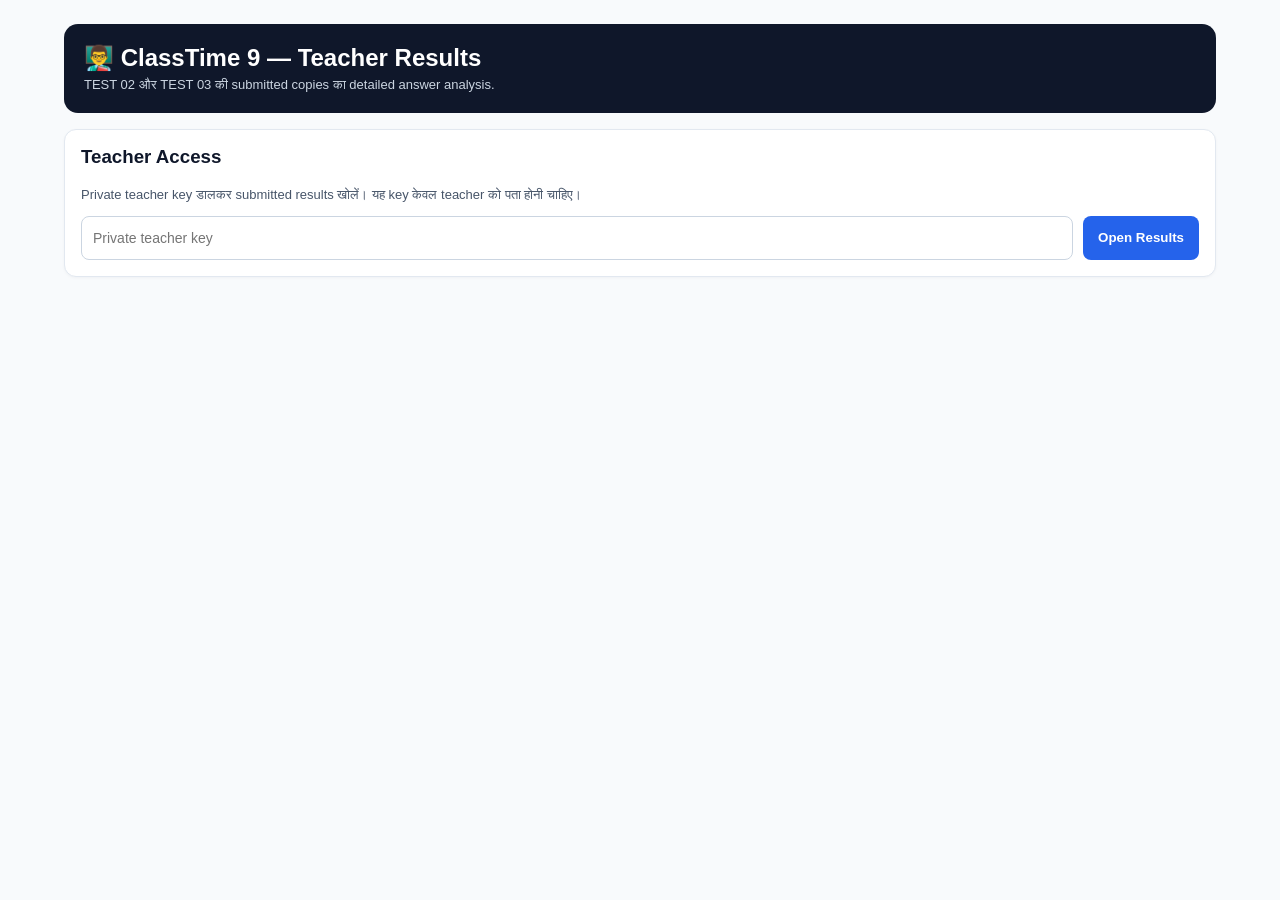
<file: teacher-results.html>
<!DOCTYPE html>
<html lang="hi">
<head>
<meta charset="UTF-8">
<meta name="viewport" content="width=device-width,initial-scale=1">
<title>ClassTime 9 — Teacher Results</title>
<style>
:root{--p:#2563eb;--border:#e2e8f0;--muted:#64748b;--bg:#f8fafc;--good:#15803d;--bad:#b91c1c;--warn:#b45309}
*{box-sizing:border-box}body{margin:0;background:var(--bg);color:#0f172a;font-family:Arial,"Noto Sans Devanagari",sans-serif}
.wrap{max-width:1180px;margin:0 auto;padding:24px 14px}.header{background:#0f172a;color:white;border-radius:14px;padding:20px;margin-bottom:16px}.header h1{margin:0 0 5px;font-size:24px}.header p{margin:0;color:#cbd5e1;font-size:13px}
.card{background:white;border:1px solid var(--border);border-radius:12px;padding:16px;margin-bottom:14px;box-shadow:0 1px 3px rgba(15,23,42,.04)}
.auth{display:grid;grid-template-columns:1fr auto;gap:10px}.input,.select{width:100%;min-height:44px;border:1px solid #cbd5e1;border-radius:8px;padding:9px 11px;font-size:14px}
button{border:0;border-radius:8px;min-height:44px;padding:9px 15px;font-weight:700;cursor:pointer}.primary{background:var(--p);color:white}.outline{background:white;border:1px solid #cbd5e1;color:#334155}
.status{margin-top:10px;padding:10px;border-radius:8px;font-size:13px}.status.error{background:#fef2f2;color:#991b1b}.status.ok{background:#ecfdf5;color:#166534}
.toolbar{display:grid;grid-template-columns:1.5fr 1fr auto;gap:10px;margin-bottom:12px}
table{width:100%;border-collapse:collapse;font-size:13px}th,td{padding:10px;border-bottom:1px solid var(--border);text-align:left;vertical-align:top}th{background:#f8fafc;color:#475569}
.pill{display:inline-block;padding:4px 7px;border-radius:999px;background:#eff6ff;color:#1d4ed8;font-size:11px;font-weight:700}.score{font-weight:800}.result-head{display:grid;grid-template-columns:repeat(4,1fr);gap:10px}.stat{background:#f8fafc;border:1px solid var(--border);border-radius:9px;padding:12px;text-align:center}.stat strong{display:block;font-size:20px}.stat span{font-size:11px;color:var(--muted)}
.q{border:1px solid var(--border);border-radius:11px;padding:14px;margin:12px 0;background:white}.q.correct{border-left:5px solid #22c55e}.q.wrong{border-left:5px solid #ef4444}.q.unanswered{border-left:5px solid #f59e0b}.q.subjective{border-left:5px solid #3b82f6}
.qtop{display:flex;flex-wrap:wrap;gap:6px;align-items:center;font-size:11px;color:var(--muted);margin-bottom:8px}.qtop span{background:#f1f5f9;padding:4px 7px;border-radius:999px}.qtop b{margin-left:auto}.question{font-size:15px;font-weight:700;line-height:1.6;margin-bottom:9px}.passage{background:#f8fafc;border:1px solid var(--border);padding:11px;border-radius:8px;font-size:13px;line-height:1.7;margin:9px 0}.qimg{text-align:center;margin:10px 0}.qimg img{max-width:100%;max-height:360px;border:1px solid var(--border);border-radius:8px}
.option{display:flex;gap:9px;padding:9px;border:1px solid var(--border);border-radius:7px;margin:6px 0;font-size:13px;line-height:1.5}.option.correct{background:#f0fdf4;border-color:#86efac}.option.candidate{background:#fef2f2;border-color:#fca5a5}.letter{font-weight:800;min-width:24px}.tag{margin-left:auto;font-size:10px;font-weight:800;white-space:nowrap}
.meta{display:grid;grid-template-columns:repeat(2,1fr);gap:8px;font-size:13px}.meta div{background:#f8fafc;border-radius:8px;padding:9px}.hidden{display:none}
@media(max-width:700px){.auth,.toolbar,.result-head,.meta{grid-template-columns:1fr}.toolbar{gap:7px}table{font-size:11px}.table-wrap{overflow:auto}.qtop b{width:100%;margin-left:0}.wrap{padding:12px 9px}}
</style>
</head>
<body>
<div class="wrap">
  <div class="header"><h1>👨‍🏫 ClassTime 9 — Teacher Results</h1><p>TEST 02 और TEST 03 की submitted copies का detailed answer analysis.</p></div>
  <section class="card" id="loginCard">
    <h3 style="margin-top:0">Teacher Access</h3>
    <p style="font-size:13px;color:#475569">Private teacher key डालकर submitted results खोलें। यह key केवल teacher को पता होनी चाहिए।</p>
    <div class="auth"><input id="key" class="input" type="password" placeholder="Private teacher key"><button class="primary" onclick="login()">Open Results</button></div>
    <div id="loginStatus"></div>
  </section>
  <section id="resultsSection" class="hidden">
    <div class="card">
      <div class="toolbar">
        <select id="testFilter" class="select"><option value="all">सभी Tests</option></select>
        <input id="search" class="input" placeholder="Student name / roll search">
        <button class="outline" onclick="loadSubmissions()">↻ Refresh</button>
      </div>
      <div class="table-wrap"><table><thead><tr><th>Student</th><th>Test</th><th>Roll</th><th>Score</th><th>Submitted</th><th></th></tr></thead><tbody id="submissionRows"></tbody></table></div>
    </div>
    <div id="detailSection" class="card hidden"></div>
  </section>
</div>
<script>
const API="https://script.google.com/macros/s/AKfycbx341brEbkoRCD-vzkrDtUIGH81NvY7xMoHngv82D0pOJv_ozE5iZlgtuwrzbfdUxAQ/exec";
let teacherKey="", submissions=[];
const esc=v=>String(v??"").replace(/&/g,"&amp;").replace(/</g,"&lt;").replace(/>/g,"&gt;").replace(/"/g,"&quot;").replace(/'/g,"&#039;");
function msg(text,ok=false){document.getElementById("loginStatus").innerHTML='<div class="status '+(ok?"ok":"error")+'">'+esc(text)+'</div>'}
async function api(params){const r=await fetch(API+"?"+new URLSearchParams(params));return await r.json()}
async function login(){teacherKey=document.getElementById("key").value.trim();if(!teacherKey)return msg("Teacher key डालें।");try{const d=await api({key:teacherKey,action:"list"});if(!d.ok)throw new Error(d.error||"Access denied");submissions=d.submissions||[];document.getElementById("loginCard").classList.add("hidden");document.getElementById("resultsSection").classList.remove("hidden");renderFilters();renderRows()}catch(e){msg("Access नहीं मिला: "+e.message)}}
function renderFilters(){const s=document.getElementById("testFilter"), old=s.value;s.innerHTML='<option value="all">सभी Tests</option>'+[...new Set(submissions.map(x=>x.testId))].map(id=>'<option value="'+esc(id)+'">'+esc(id.toUpperCase())+'</option>').join("");if([...s.options].some(o=>o.value===old))s.value=old}
function renderRows(){const filter=document.getElementById("testFilter").value,q=document.getElementById("search").value.toLowerCase();const rows=submissions.filter(x=>(filter==="all"||x.testId===filter)&&((x.candidateName||"")+" "+(x.roll||"")).toLowerCase().includes(q));document.getElementById("submissionRows").innerHTML=rows.map(x=>'<tr><td><b>'+esc(x.candidateName)+'</b></td><td><span class="pill">'+esc(x.testId)+'</span></td><td>'+esc(x.roll)+'</td><td class="score">'+esc(x.score)+' / '+esc(x.totalMarks)+'</td><td>'+esc(new Date(x.submittedAt).toLocaleString())+'</td><td><button class="primary" onclick="openDetail(\''+esc(x.submissionId)+'\')">Detailed Answer</button></td></tr>').join("")||'<tr><td colspan="6">कोई submission नहीं मिला।</td></tr>'}
async function loadSubmissions(){try{const d=await api({key:teacherKey,action:"list"});if(!d.ok)throw new Error(d.error);submissions=d.submissions||[];renderFilters();renderRows()}catch(e){alert(e.message)}}
document.getElementById("testFilter").onchange=renderRows;document.getElementById("search").oninput=renderRows;
async function openDetail(id){const d=await api({key:teacherKey,action:"get",id:id});if(!d.ok){alert(d.error);return}const x=d.submission,c=x.candidate||{},o=x.objective||{},answers=x.allQuestions||o.answers||[];const mcq=answers.filter(a=>a.type==="mcq"),correct=mcq.filter(a=>a.isCorrect).length,wrong=mcq.filter(a=>a.selectedIndex!==null&&a.selectedIndex!==undefined&&!a.isCorrect).length,unanswered=mcq.length-correct-wrong,subjective=answers.filter(a=>a.type==="subjective");
let html='<h2 style="margin-top:0">📘 '+esc(x.testName)+'</h2><div class="meta"><div><b>Student:</b> '+esc(c.name)+'</div><div><b>Parent:</b> '+esc(c.parent)+'</div><div><b>Roll:</b> '+esc(c.roll)+'</div><div><b>Location:</b> '+esc(c.location)+'</div><div><b>Mobile:</b> '+esc(c.mobile)+'</div><div><b>Submitted:</b> '+esc(new Date(x.submittedAt).toLocaleString())+'</div></div><div class="result-head" style="margin:14px 0"><div class="stat"><strong>'+esc(o.score)+' / '+esc(o.totalMarks)+'</strong><span>MCQ Score</span></div><div class="stat"><strong>'+correct+'</strong><span>Correct</span></div><div class="stat"><strong>'+wrong+'</strong><span>Wrong</span></div><div class="stat"><strong>'+unanswered+'</strong><span>Unanswered</span></div></div><p style="font-size:13px;color:#475569">⏱️ Time: '+Math.floor((x.timeSpentSeconds||0)/60)+' min '+((x.timeSpentSeconds||0)%60)+' sec • ✍️ Written marked: '+esc(x.subjectiveMarked||0)+' / '+esc(subjective.length)+'</p>';
html+=answers.map(a=>{
  const isSubjective=a.type==="subjective";
  const has=a.selectedIndex!==null&&a.selectedIndex!==undefined;
  const st=isSubjective?"subjective":(!has?"unanswered":a.isCorrect?"correct":"wrong");
  const passage=a.passage?'<div class="passage"><b>Passage</b><br>'+esc(a.passage).replace(/\\n/g,"<br>")+'</div>':"";
  const image=a.image?'<div class="qimg"><img src="'+esc(a.image)+'" alt="Question image"></div>':"";
  let opts="";
  if(isSubjective){
    opts='<div class="option" style="background:#eff6ff;border-color:#bfdbfe"><span>✍️</span><span>Written answer: '+(a.writtenInCopy?"Student confirmed the answer was written in the copy.":"Student did not confirm writing it.")+'</span></div>';
  }else{
    opts=(a.options||[]).map((opt,i)=>{
      const correctOpt=i===a.correctIndex,selected=i===a.selectedIndex;
      const cls=correctOpt?"correct":selected?"candidate":"";
      const tag=correctOpt?'<span class="tag" style="color:#166534">CORRECT ANSWER</span>':selected?'<span class="tag" style="color:#991b1b">STUDENT ANSWER</span>':"";
      return '<div class="option '+cls+'"><span class="letter">'+String.fromCharCode(65+i)+'</span><span>'+esc(opt)+'</span>'+tag+'</div>';
    }).join("");
  }
  const result=isSubjective?(a.writtenInCopy?"✓ Written":"○ Not marked"):(!has?"○ Unanswered":a.isCorrect?"✓ Correct":"✗ Wrong");
  return '<article class="q '+st+'"><div class="qtop"><span>Q'+esc(a.id)+'</span><span>'+esc(a.subject)+'</span><span>'+esc(a.topic||"")+'</span><span>'+esc(a.difficulty||"")+'</span><b>'+result+'</b></div><div class="question">'+esc(a.question)+'</div>'+passage+image+opts+'<div style="margin-top:9px;font-size:12px;color:#64748b"><b>Marks:</b> '+esc(a.marks||0)+'</div></article>';
}).join("");;
document.getElementById("detailSection").innerHTML=html+'<div style="margin-top:12px"><button class="outline" onclick="document.getElementById(\'detailSection\').classList.add(\'hidden\')">← Back to submissions</button></div>';document.getElementById("detailSection").classList.remove("hidden");window.scrollTo({top:document.getElementById("detailSection").offsetTop-10,behavior:"smooth"})}
</script>
</body></html>
</file>
<file: style.css>
:root {
  --primary: #2563eb;
  --primary-dark: #1d4ed8;
  --primary-light: #dbeafe;
  --bg: #f8fafc;
  --surface: #ffffff;
  --text-main: #0f172a;
  --text-muted: #64748b;
  --border: #e2e8f0;
  --answered: #10b981;
  --unanswered: #ef4444;
  --review: #8b5cf6;
  --not-visited: #94a3b8;
  --radius: 12px;
}

* {
  box-sizing: border-box;
  margin: 0;
  padding: 0;
  font-family: 'Noto Sans Devanagari', sans-serif;
}

body {
  background-color: var(--bg);
  color: var(--text-main);
  min-height: 100vh;
  display: flex;
  flex-direction: column;
}

.screen { display: none; width: 100%; height: 100%; }
.screen.active { display: flex; flex-direction: column; }
.auth-container {
  max-width: 600px;
  margin: 20px auto;
  padding: 24px;
  background: var(--surface);
  border-radius: var(--radius);
  box-shadow: 0 4px 6px -1px rgba(0,0,0,0.1);
  width: 95%;
}
.brand-header { text-align: center; margin-bottom: 20px; }
h1 { font-size: 22px; font-weight: 800; color: #0f172a; }
p.subtext { color: var(--text-muted); font-size: 13px; margin-top: 6px; }
.form-group { margin-bottom: 16px; }
.form-group label { display: block; font-size: 13px; font-weight: 600; margin-bottom: 6px; }
.form-group input { width: 100%; padding: 12px; border: 1.5px solid var(--border); border-radius: 8px; font-size: 14px; }
.form-group input:focus { outline: none; border-color: var(--primary); }
.btn { display: inline-flex; align-items: center; justify-content: center; padding: 14px 20px; font-size: 15px; font-weight: 600; border-radius: 8px; border: none; cursor: pointer; transition: 0.2s; width: 100%; }
.btn-primary { background: var(--primary); color: #fff; }
.btn-outline { background: transparent; border: 1.5px solid var(--border); color: var(--text-main); }
.btn-warning { background: var(--review); color: #fff; }
.btn-success { background: var(--answered); color: white; }
.btn-row { display: flex; gap: 10px; margin-top: 15px; flex-wrap: wrap; }
.btn-row .btn { flex: 1; min-width: 120px; }
.instruction-card { background: #f8fafc; border: 1px solid var(--border); padding: 16px; border-radius: 8px; font-size: 13px; line-height: 1.6; }
.highlight-rule { background: #fef3c7; border-left: 4px solid #f59e0b; padding: 10px; margin: 10px 0; font-weight: 600; color: #92400e; }
.checkbox-agree { display: flex; align-items: flex-start; gap: 10px; font-size: 13px; margin: 16px 0; }
.exam-header { background: #1e293b; color: #fff; padding: 12px 16px; display: flex; justify-content: space-between; align-items: center; position: sticky; top: 0; z-index: 50; }
.timer-container { font-family: monospace; font-size: 18px; font-weight: 700; background: rgba(255,255,255,0.1); padding: 6px 12px; border-radius: 6px; }
.exam-body { display: flex; flex: 1; overflow: hidden; flex-direction: column; }
.exam-main { flex: 1; overflow-y: auto; padding: 16px; background: #fff; }
.section-pills { display: flex; gap: 8px; overflow-x: auto; padding-bottom: 10px; margin-bottom: 16px; white-space: nowrap; }
.pill-btn { padding: 6px 12px; border-radius: 6px; font-size: 13px; border: 1px solid var(--border); background: #f8fafc; cursor: pointer; }
.pill-btn.active { background: var(--primary); color: white; }
.q-number { font-size: 16px; font-weight: 700; }
.question-content { font-size: 16px; line-height: 1.5; font-weight: 600; margin-bottom: 20px; }

/* Passage-based questions */
.passage-box { background: #f8fafc; border: 1px solid var(--border); border-left: 4px solid var(--primary); border-radius: 10px; padding: 16px; margin-bottom: 18px; font-weight: 500; }
.passage-label { font-size: 12px; font-weight: 800; letter-spacing: .05em; margin-bottom: 8px; color: var(--primary); }
.passage-text { font-size: 15px; line-height: 1.75; font-weight: 500; white-space: pre-wrap; }
.question-prompt { margin-top: 14px; font-weight: 700; }

.options-container { display: flex; flex-direction: column; gap: 10px; margin-bottom: 20px; }
.option-item { display: flex; align-items: center; padding: 12px; border: 1.5px solid var(--border); border-radius: 8px; cursor: pointer; background: #fff; }
.option-item.selected { border-color: var(--primary); background: #ebf5ff; }
.option-item input { margin-right: 12px; transform: scale(1.2); }
.subjective-instruction-box { background: #f0fdf4; border: 1.5px dashed #22c55e; border-radius: 8px; padding: 16px; text-align: center; }
.written-checkbox-label { display: inline-flex; align-items: center; gap: 8px; padding: 10px; background: #fff; border: 1.5px solid #22c55e; border-radius: 8px; font-weight: 600; font-size: 13px; color: #166534; margin-top: 10px; width: 100%; justify-content: center; cursor:pointer;}
.written-checkbox-label input { transform: scale(1.2); accent-color: #22c55e; }
.exam-sidebar { background: #f8fafc; border-top: 1px solid var(--border); padding: 16px; display: flex; flex-direction: column; }
.palette-grid { display: grid; grid-template-columns: repeat(auto-fill, minmax(40px, 1fr)); gap: 8px; max-height: 150px; overflow-y: auto; margin-bottom: 10px;}
.palette-btn { aspect-ratio: 1; border-radius: 6px; border: none; font-size: 12px; font-weight: 700; color: #fff; cursor: pointer; }
.status-not-visited { background: var(--not-visited); }
.status-answered { background: var(--answered); }
.status-unanswered { background: var(--unanswered); }
.status-review { background: var(--review); }
.palette-subjective { outline: 2px dashed #f59e0b; outline-offset: -3px; }
.active-q { box-shadow: 0 0 0 3px #0f172a !important; }
.stat-row { display: flex; gap: 10px; margin: 20px 0; text-align: center; }
.stat-box { flex: 1; padding: 16px 10px; background: #f8fafc; border: 1px solid var(--border); border-radius: 8px; }
.stat-box .num { font-size: 20px; font-weight: 800; color: var(--primary); }
@media (min-width: 768px) {
  .exam-body { flex-direction: row; height: calc(100vh - 60px); }
  .exam-sidebar { width: 300px; border-top: none; border-left: 1px solid var(--border); height: 100%; }
  .palette-grid { max-height: unset; flex: 1; }
}
html { -webkit-text-size-adjust: 100%; }
button, input { touch-action: manipulation; }
button { min-height: 44px; }
input { min-height: 44px; }
.instruction-list { margin: 10px 0 0 20px; padding-right: 4px; }
.instruction-list li { margin: 7px 0; }
.email-status { margin-top: 14px; padding: 12px; border-radius: 8px; font-size: 13px; line-height: 1.5; background: #eff6ff; border: 1px solid #bfdbfe; }
.email-status.success { background: #ecfdf5; border-color: #86efac; color: #166534; }
.email-status.warning { background: #fffbeb; border-color: #fcd34d; color: #92400e; }
.email-status.error { background: #fef2f2; border-color: #fca5a5; color: #991b1b; }
@media (max-width: 767px) {
  body { min-height: 100dvh; overflow-x: hidden; }
  .auth-container { width: min(100% - 20px, 560px); margin: 10px auto; padding: 18px 14px; border-radius: 10px; }
  h1 { font-size: 20px; }
  p.subtext { font-size: 12px; }
  .form-group { margin-bottom: 13px; }
  .form-group input { font-size: 16px; padding: 11px; }
  .instruction-card { font-size: 13px; padding: 13px; line-height: 1.55; }
  .checkbox-agree { font-size: 12px; line-height: 1.45; }
  .exam-header { padding: 9px 10px; gap: 8px; }
  #examHeaderName { max-width: 55vw; overflow: hidden; text-overflow: ellipsis; white-space: nowrap; }
  .timer-container { font-size: 16px; padding: 6px 8px; }
  .exam-main { padding: 11px; }
  .section-pills { gap: 6px; margin-bottom: 12px; scrollbar-width: thin; }
  .pill-btn { flex: 0 0 auto; min-height: 40px; padding: 7px 10px; }
  .question-content { font-size: 15px; line-height: 1.6; margin-bottom: 14px; }
  .passage-box { padding: 13px; margin-bottom: 14px; }
  .passage-text { font-size: 14px; line-height: 1.7; }
  .question-prompt { margin-top: 12px; }
  .option-item { min-height: 50px; padding: 11px; font-size: 14px; line-height: 1.45; }
  .option-item input { flex: 0 0 auto; margin-right: 9px; }
  .btn-row { gap: 8px; margin-top: 10px; }
  .btn-row .btn { min-width: 0; padding: 11px 9px; font-size: 13px; }
  .exam-sidebar { padding: 10px; }
  .palette-grid { grid-template-columns: repeat(10, minmax(30px, 1fr)); gap: 5px; max-height: 130px; }
  .palette-btn { min-height: 34px; font-size: 11px; }
  .stat-row { flex-direction: column; }
  .screen.active { min-height: 100dvh; }
}
@media (max-width: 380px) {
  .auth-container { padding: 15px 11px; }
  .question-content { font-size: 14px; }
  .btn-row .btn { font-size: 12px; }
  .palette-grid { grid-template-columns: repeat(8, minmax(30px, 1fr)); }
}
@media (min-width: 768px) { .exam-body { height: calc(100dvh - 60px); } }


.preview-entry {
  margin-top: 16px;
  padding: 14px;
  background: #eff6ff;
  border: 1.5px solid #93c5fd;
  border-radius: 10px;
  text-align: center;
}


.test03-preview-toolbar {
  display: flex;
  flex-direction: column;
  gap: 12px;
  margin-bottom: 12px;
}
.test03-preview-meta {
  display: flex;
  flex-direction: column;
  gap: 4px;
}
.test03-preview-meta span {
  color: var(--text-muted);
  font-size: 12px;
}
.test03-preview-actions {
  display: grid;
  grid-template-columns: repeat(4, minmax(0,1fr));
  gap: 8px;
  align-items: end;
}
.test03-preview-actions label {
  font-size: 12px;
  font-weight: 700;
  color: #334155;
}
.test03-preview-actions select {
  display: block;
  width: 100%;
  margin-top: 5px;
  min-height: 42px;
  border: 1px solid var(--border);
  border-radius: 8px;
  background: #fff;
  padding: 8px;
}
.test03-toggle {
  display: flex !important;
  align-items: center;
  gap: 7px;
  min-height: 42px;
  padding: 8px;
  border: 1px solid var(--border);
  border-radius: 8px;
  background: #fff;
}
.test03-toggle input { min-height: auto; }
.test03-print-btn { min-height: 42px !important; }
.test03-preview-warning {
  margin-bottom: 12px;
  padding: 10px 12px;
  border: 1px solid #fcd34d;
  border-radius: 8px;
  background: #fffbeb;
  color: #92400e;
  font-size: 12px;
  line-height: 1.5;
}
.test03-filter-summary {
  margin-bottom: 10px;
  color: #475569;
  font-size: 12px;
}
.test03-question-card {
  background: #fff;
  border: 1px solid var(--border);
  border-radius: 10px;
  padding: 14px;
  margin-bottom: 12px;
  break-inside: avoid;
}
.test03-question-top {
  display: flex;
  flex-wrap: wrap;
  gap: 6px;
  align-items: center;
  margin-bottom: 9px;
}
.test03-qid {
  font-weight: 800;
  color: var(--primary);
}
.test03-subject, .test03-difficulty, .test03-topic {
  font-size: 11px;
  padding: 4px 7px;
  border-radius: 999px;
  background: #f1f5f9;
  color: #475569;
}
.test03-difficulty { font-weight: 700; }
.difficulty-easy { background: #ecfdf5; color: #166534; }
.difficulty-moderate { background: #eff6ff; color: #1d4ed8; }
.difficulty-challenging { background: #fff7ed; color: #9a3412; }
.test03-question-text {
  font-size: 15px;
  font-weight: 700;
  line-height: 1.55;
  margin-bottom: 10px;
}
.test03-passage {
  background: #f8fafc;
  border-left: 4px solid var(--primary);
  border-radius: 8px;
  padding: 12px;
  margin-bottom: 10px;
  font-size: 13px;
  line-height: 1.75;
  white-space: pre-wrap;
}
.test03-passage-title {
  font-size: 11px;
  font-weight: 800;
  color: var(--primary);
  margin-bottom: 5px;
}
.test03-image-wrap {
  border: 1px solid var(--border);
  border-radius: 8px;
  padding: 8px;
  margin: 10px 0;
  background: #fff;
  text-align: center;
}
.test03-image-wrap img {
  display: block;
  max-width: 100%;
  width: min(100%, 620px);
  height: auto;
  margin: 0 auto;
}
.test03-options {
  display: grid;
  gap: 7px;
}
.test03-option {
  display: flex;
  gap: 9px;
  align-items: flex-start;
  border: 1px solid #e2e8f0;
  border-radius: 7px;
  padding: 9px 10px;
  font-size: 13px;
  line-height: 1.5;
}
.test03-letter {
  min-width: 23px;
  height: 23px;
  display: inline-flex;
  align-items: center;
  justify-content: center;
  border-radius: 50%;
  background: #f1f5f9;
  font-weight: 800;
  color: #334155;
}
.test03-answer {
  margin-top: 10px;
  border-left: 4px solid #16a34a;
  padding: 8px 10px;
  background: #f0fdf4;
  color: #166534;
  font-size: 12px;
}
.test03-written-note {
  padding: 10px;
  border: 1px dashed #22c55e;
  border-radius: 8px;
  background: #f0fdf4;
  color: #166534;
  font-size: 12px;
}
@media (max-width: 767px) {
  .test03-preview-actions { grid-template-columns: 1fr 1fr; }
}
@media print {
  body { background: #fff !important; }
  .screen:not(#screen-test03-preview), .test03-preview-toolbar, .test03-preview-warning,
  #screen-test03-preview > .auth-container > .brand-header + .instruction-card,
  #screen-test03-preview > .auth-container > .btn-row { display: none !important; }
  #screen-test03-preview { display: block !important; }
  #screen-test03-preview .auth-container { box-shadow: none; max-width: none; width: 100%; margin: 0; padding: 0; }
  .test03-question-card { border: 0; margin-bottom: 18px; padding: 0 0 10px; }
  .test03-question-text { font-size: 12px; }
  .test03-option, .test03-passage, .test03-written-note { font-size: 11px; }
}


/* TEST 03 preview responsiveness */
#screen-test03-preview .auth-container {
  width: min(96%, 1180px);
  max-width: 1180px;
}
#screen-test03-preview {
  overflow-y: auto;
}
.test03-question-card {
  overflow: hidden;
}
.test03-image-wrap {
  overflow: hidden;
}
.test03-image-wrap img {
  display: block;
  width: min(100%, 720px);
  max-width: 100%;
  max-height: 520px;
  height: auto;
  object-fit: contain;
  object-position: center;
  margin: 0 auto;
}
.test03-question-text,
.test03-option,
.test03-passage,
.test03-answer {
  overflow-wrap: anywhere;
}
@media (max-width: 900px) {
  #screen-test03-preview .auth-container {
    width: min(98%, 820px);
    padding: 16px;
  }
  .test03-preview-actions {
    grid-template-columns: 1fr 1fr;
  }
}
@media (max-width: 600px) {
  #screen-test03-preview .auth-container {
    width: calc(100% - 12px);
    margin: 6px auto;
    padding: 11px;
    border-radius: 9px;
  }
  #screen-test03-preview h1 {
    font-size: 19px;
    line-height: 1.3;
  }
  #screen-test03-preview .subtext {
    font-size: 11px;
  }
  .test03-preview-actions {
    grid-template-columns: 1fr;
  }
  .test03-preview-actions label,
  .test03-toggle,
  .test03-print-btn {
    width: 100%;
  }
  .test03-question-card {
    padding: 11px;
    margin-bottom: 9px;
    border-radius: 8px;
  }
  .test03-question-text {
    font-size: 14px;
    line-height: 1.6;
  }
  .test03-option {
    font-size: 12.5px;
    padding: 9px;
    line-height: 1.45;
  }
  .test03-image-wrap {
    padding: 5px;
    margin: 7px 0;
  }
  .test03-image-wrap img {
    width: 100%;
    max-height: 360px;
  }
}
@media (max-width: 380px) {
  #screen-test03-preview .auth-container {
    width: calc(100% - 8px);
    padding: 9px;
  }
  .test03-question-text {
    font-size: 13px;
  }
  .test03-option {
    font-size: 12px;
    padding: 8px;
  }
  .test03-subject, .test03-difficulty, .test03-topic, .test03-qid {
    font-size: 10px;
  }
}
@media print {
  #screen-test03-preview .auth-container {
    width: 100%;
    max-width: none;
    padding: 0;
  }
  .test03-image-wrap img {
    max-height: none;
  }
}


/* TEST 03 student-response mode */
.test03-student-start {
  background: #0f766e !important;
  border-color: #0f766e !important;
}
#screen-registration[data-active-test="test03"] .preview-entry {
  display: none !important;
}
.student-mode-active .exam-header {
  box-shadow: 0 2px 12px rgba(15, 118, 110, .16);
}
#examTestName {
  color: rgba(255,255,255,.86);
}
@media (max-width: 600px) {
  #examTestName {
    max-width: 44vw;
  }
}


/* Student exam image questions */
.question-image-wrap {
  width: 100%;
  margin: 12px 0 18px;
  padding: 8px;
  border: 1px solid var(--border);
  border-radius: 10px;
  background: #fff;
  text-align: center;
  overflow: hidden;
}
.question-image-wrap img {
  display: block;
  width: min(100%, 760px);
  max-width: 100%;
  max-height: 520px;
  height: auto;
  object-fit: contain;
  margin: 0 auto;
}
@media (max-width: 767px) {
  .question-image-wrap {
    padding: 5px;
    margin: 9px 0 14px;
  }
  .question-image-wrap img {
    max-height: 380px;
  }
}
@media (max-width: 380px) {
  .question-image-wrap img {
    max-height: 300px;
  }
}

.practice50-launch-card {
  margin-top: 14px;
  padding: 14px;
  border: 1px solid #93c5fd;
  border-radius: 10px;
  background: linear-gradient(180deg, #eff6ff 0%, #f0fdf4 100%);
}
.practice50-launch-card .btn-primary {
  background: #2563eb;
}
@media (max-width: 600px) {
  .practice50-launch-card .btn-row {
    flex-direction: column;
  }
}

.test03-release-card {
  background: linear-gradient(180deg, #f0fdfa 0%, #eff6ff 100%);
  border-color: #5eead4;
}
.test03-release-card .btn-primary {
  background: #0f766e;
}
@media (max-width: 600px) {
  .test03-release-card .btn-row {
    flex-direction: column;
  }
}

/* Detailed post-submit answer review */
.answer-review-container{max-width:920px;text-align:left}
.answer-review-stats{display:grid;grid-template-columns:repeat(4,minmax(0,1fr));gap:10px;margin:16px 0}
.answer-review-stat{padding:14px 10px;border:1px solid var(--border);border-radius:10px;background:#f8fafc;text-align:center}
.answer-review-stat strong{display:block;font-size:22px}
.answer-review-stat span{display:block;margin-top:4px;font-size:12px;color:#475569}
.answer-review-stat.correct strong{color:#15803d}.answer-review-stat.wrong strong{color:#b91c1c}.answer-review-stat.unanswered strong{color:#b45309}.answer-review-stat.written strong{color:#2563eb}
.answer-review-toolbar{display:grid;grid-template-columns:1fr 1fr;gap:10px;margin:0 0 14px}
.answer-review-toolbar label{font-size:12px;font-weight:700;color:#334155}
.answer-review-toolbar select{display:block;width:100%;margin-top:5px;min-height:44px;border:1px solid var(--border);border-radius:8px;background:#fff;padding:8px}
.answer-review-card{background:#fff;border:1px solid var(--border);border-radius:11px;padding:15px;margin-bottom:12px;box-shadow:0 1px 2px rgba(15,23,42,.04)}
.answer-review-card.status-correct{border-left:5px solid #22c55e}.answer-review-card.status-wrong{border-left:5px solid #ef4444}.answer-review-card.status-unanswered{border-left:5px solid #f59e0b}.answer-review-card.status-subjective-written{border-left:5px solid #3b82f6}.answer-review-card.status-subjective-unmarked{border-left:5px solid #94a3b8}
.answer-review-card-top{display:flex;flex-wrap:wrap;gap:6px;align-items:center;margin-bottom:10px;font-size:11px;color:#475569}
.answer-review-card-top>span{padding:4px 7px;background:#f1f5f9;border-radius:999px}.answer-review-card-top strong{margin-left:auto}
.answer-review-question{font-size:16px;line-height:1.65;font-weight:700;color:#0f172a;margin-bottom:10px}
.answer-review-options{display:grid;gap:7px}.answer-review-option{display:flex;gap:9px;align-items:flex-start;padding:10px;border:1px solid #e2e8f0;border-radius:8px;background:#fff;line-height:1.5;font-size:14px}
.answer-review-option.correct-option{background:#f0fdf4;border-color:#86efac}.answer-review-option.selected-option:not(.correct-option){background:#fef2f2;border-color:#fca5a5}
.answer-review-letter{flex:0 0 28px;width:28px;height:28px;display:grid;place-items:center;border-radius:50%;background:#f1f5f9;font-weight:800}
.answer-option-tag{margin-left:auto;white-space:nowrap;font-size:10px;font-weight:800;color:#166534;background:#dcfce7;padding:4px 6px;border-radius:999px}.selected-tag{color:#991b1b;background:#fee2e2}
.answer-review-explanation{margin-top:10px;padding:10px 12px;background:#f8fafc;border-radius:8px;font-size:13px;line-height:1.6}
.answer-review-written{padding:12px;background:#eff6ff;border:1px solid #bfdbfe;border-radius:8px;font-size:13px;line-height:1.6}
.answer-review-passage{margin:10px 0;padding:12px;background:#f8fafc;border:1px solid #e2e8f0;border-radius:8px;font-size:13px;line-height:1.7}.answer-review-passage strong{display:block;margin-bottom:5px}
.answer-review-image{margin:10px 0;text-align:center}.answer-review-image img{max-width:100%;max-height:360px;object-fit:contain;border:1px solid #e2e8f0;border-radius:8px}
.answer-review-footer{position:sticky;bottom:0;padding-top:12px;background:rgba(255,255,255,.96)}
@media (max-width:767px){.answer-review-stats{grid-template-columns:repeat(2,minmax(0,1fr))}.answer-review-toolbar{grid-template-columns:1fr}.answer-review-card-top strong{width:100%;margin-left:0}.answer-review-question{font-size:15px}.answer-review-option{font-size:13px}}
</file>
